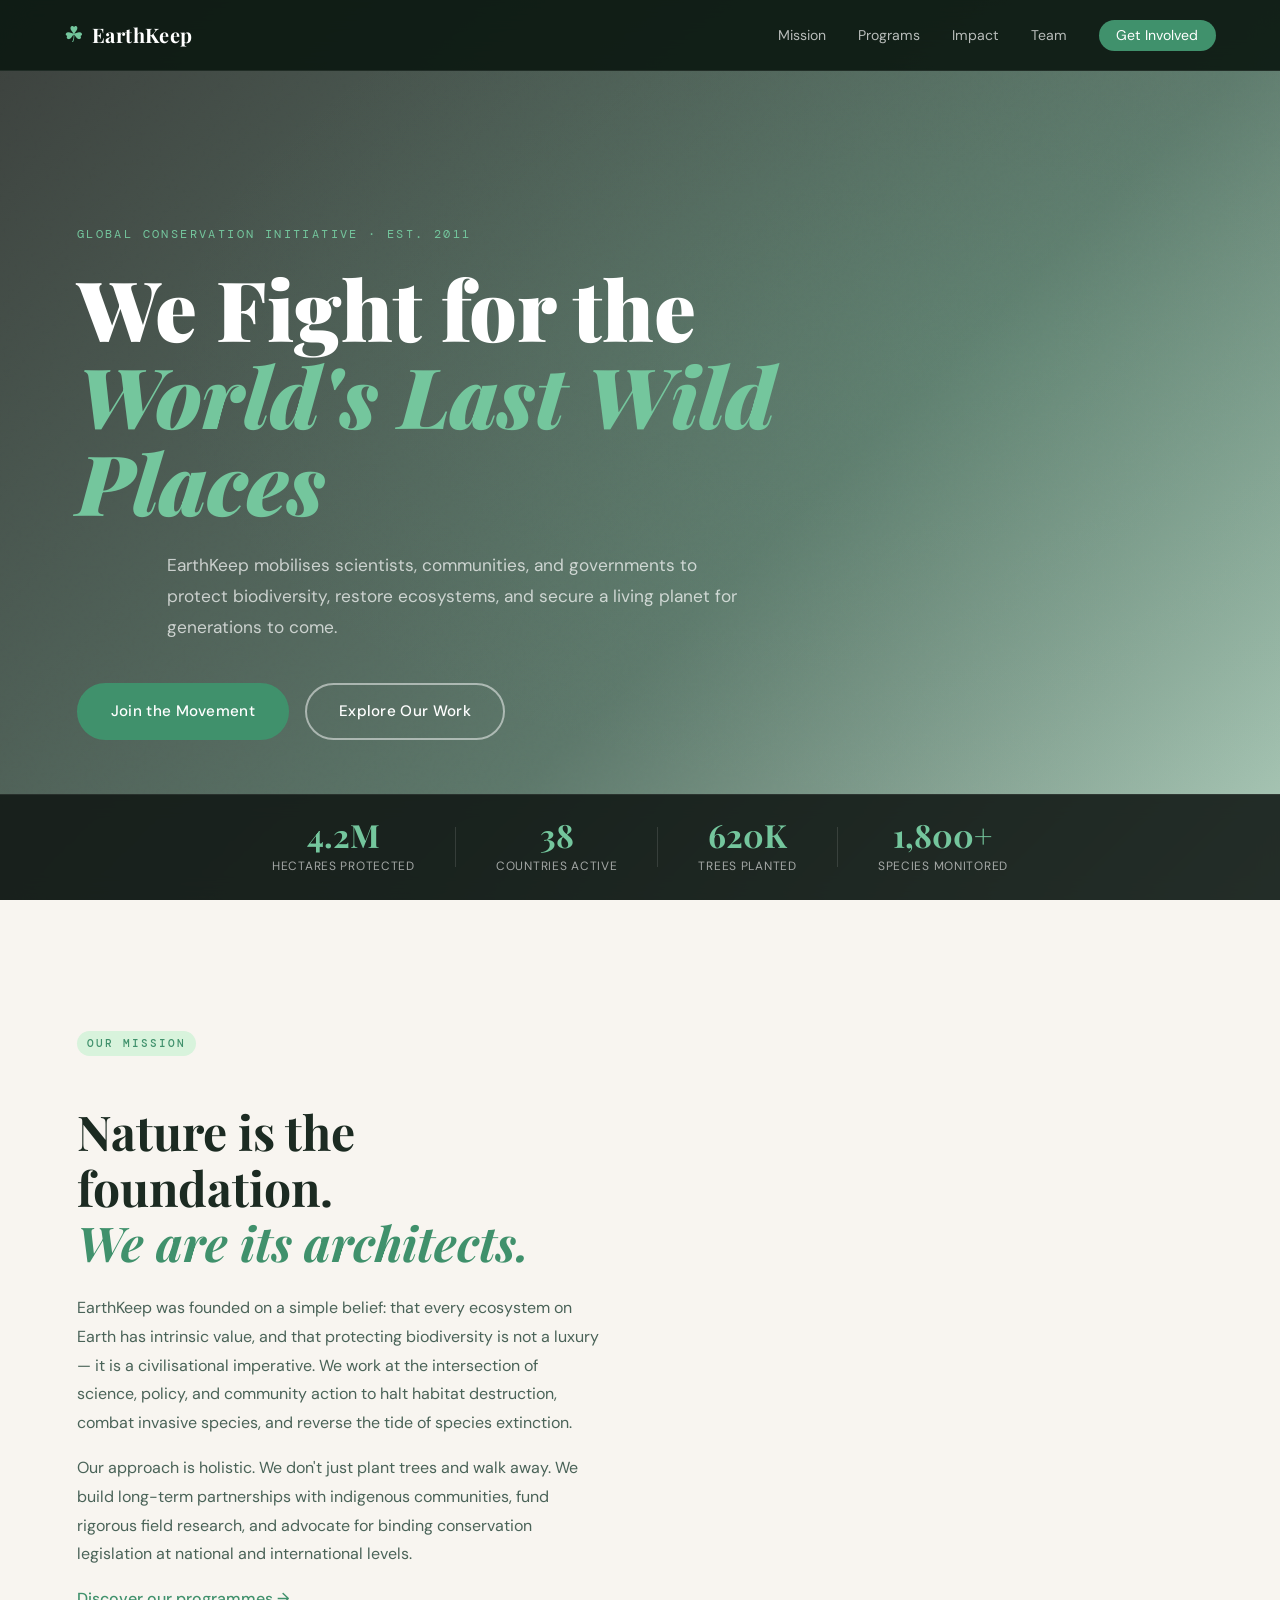
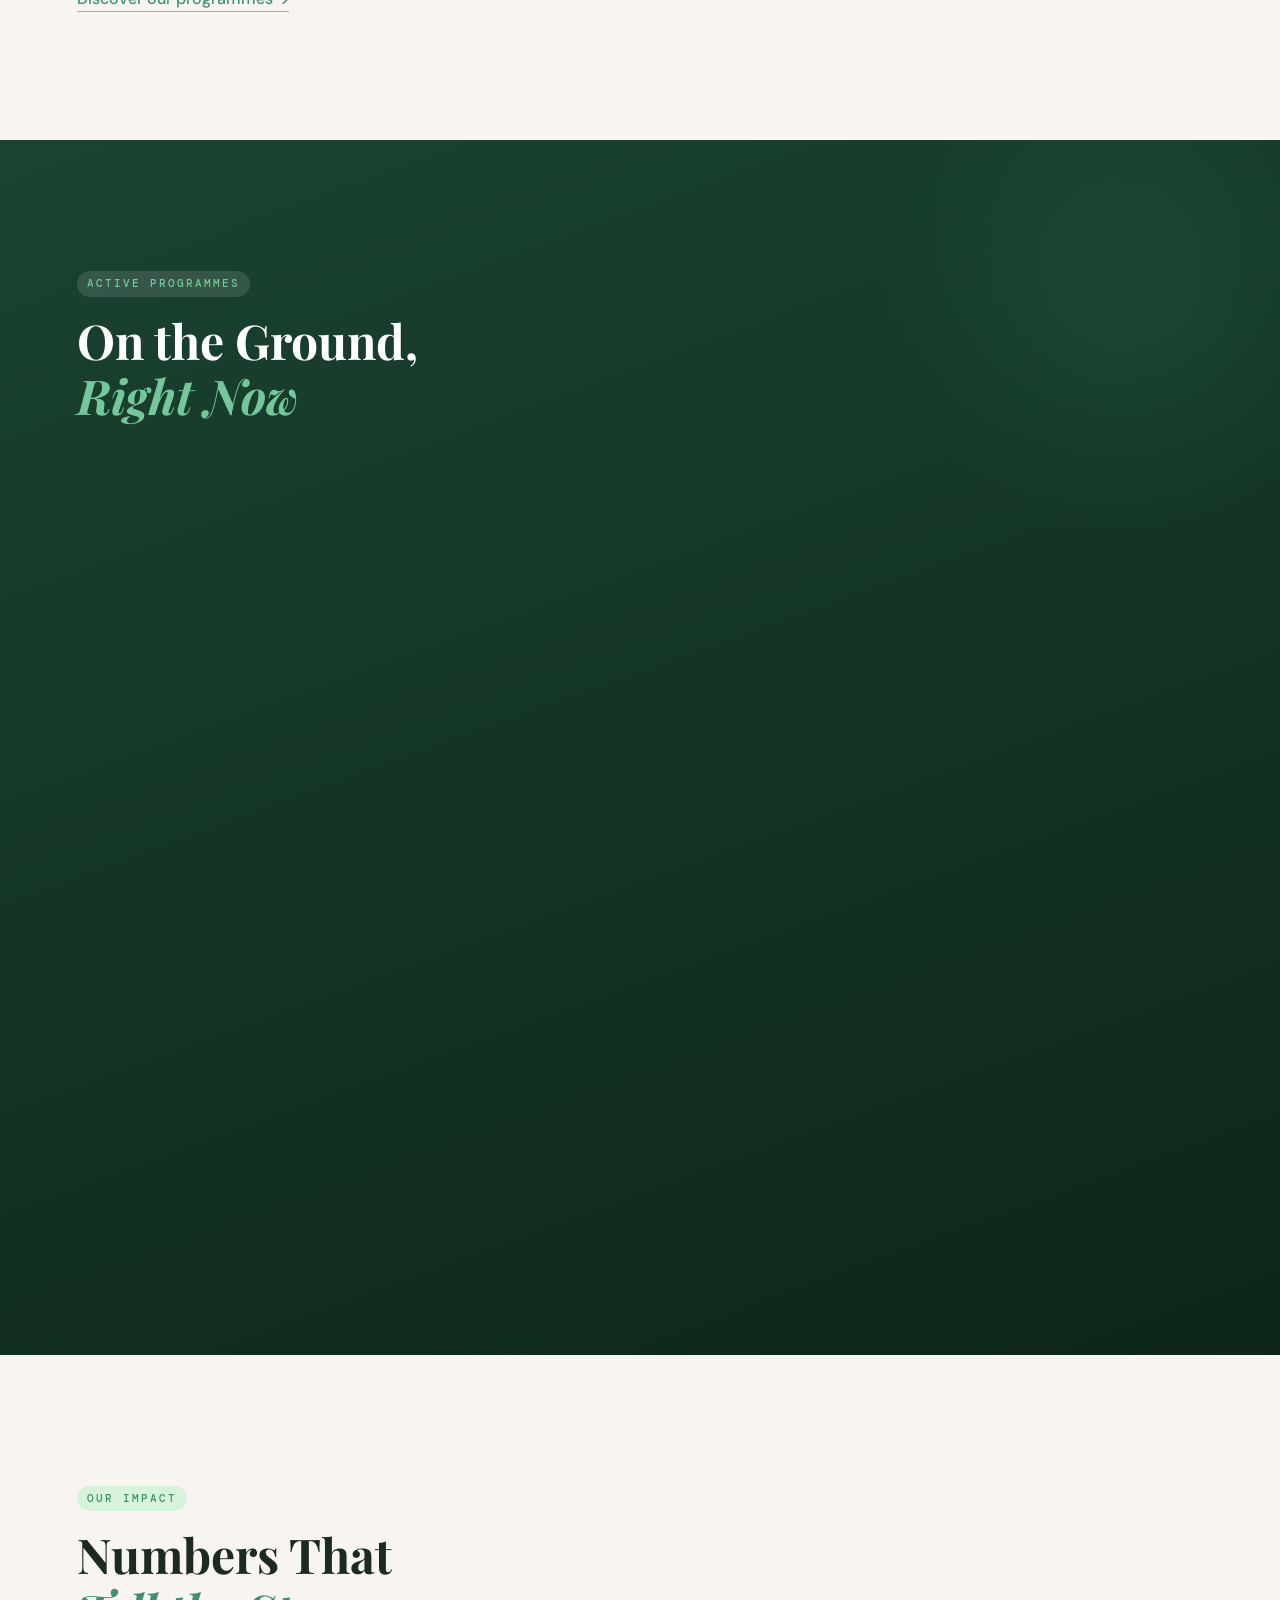
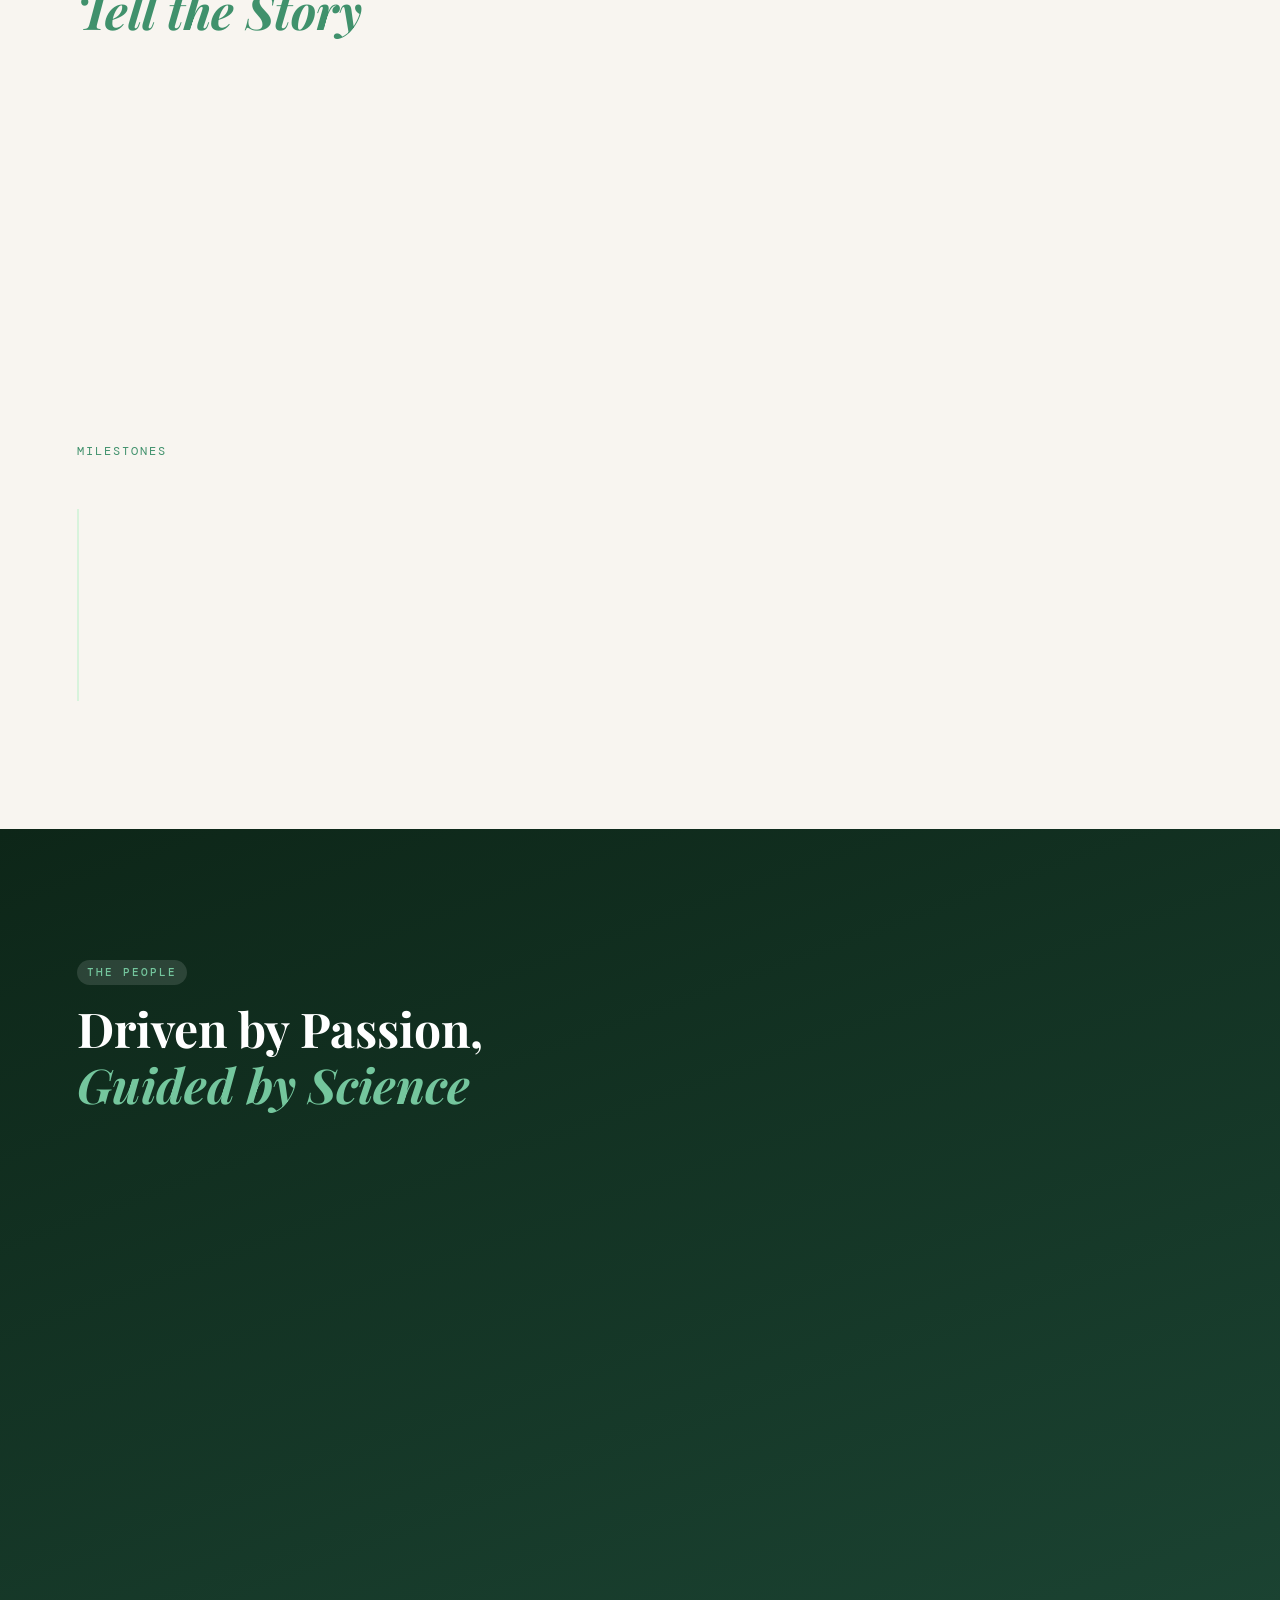
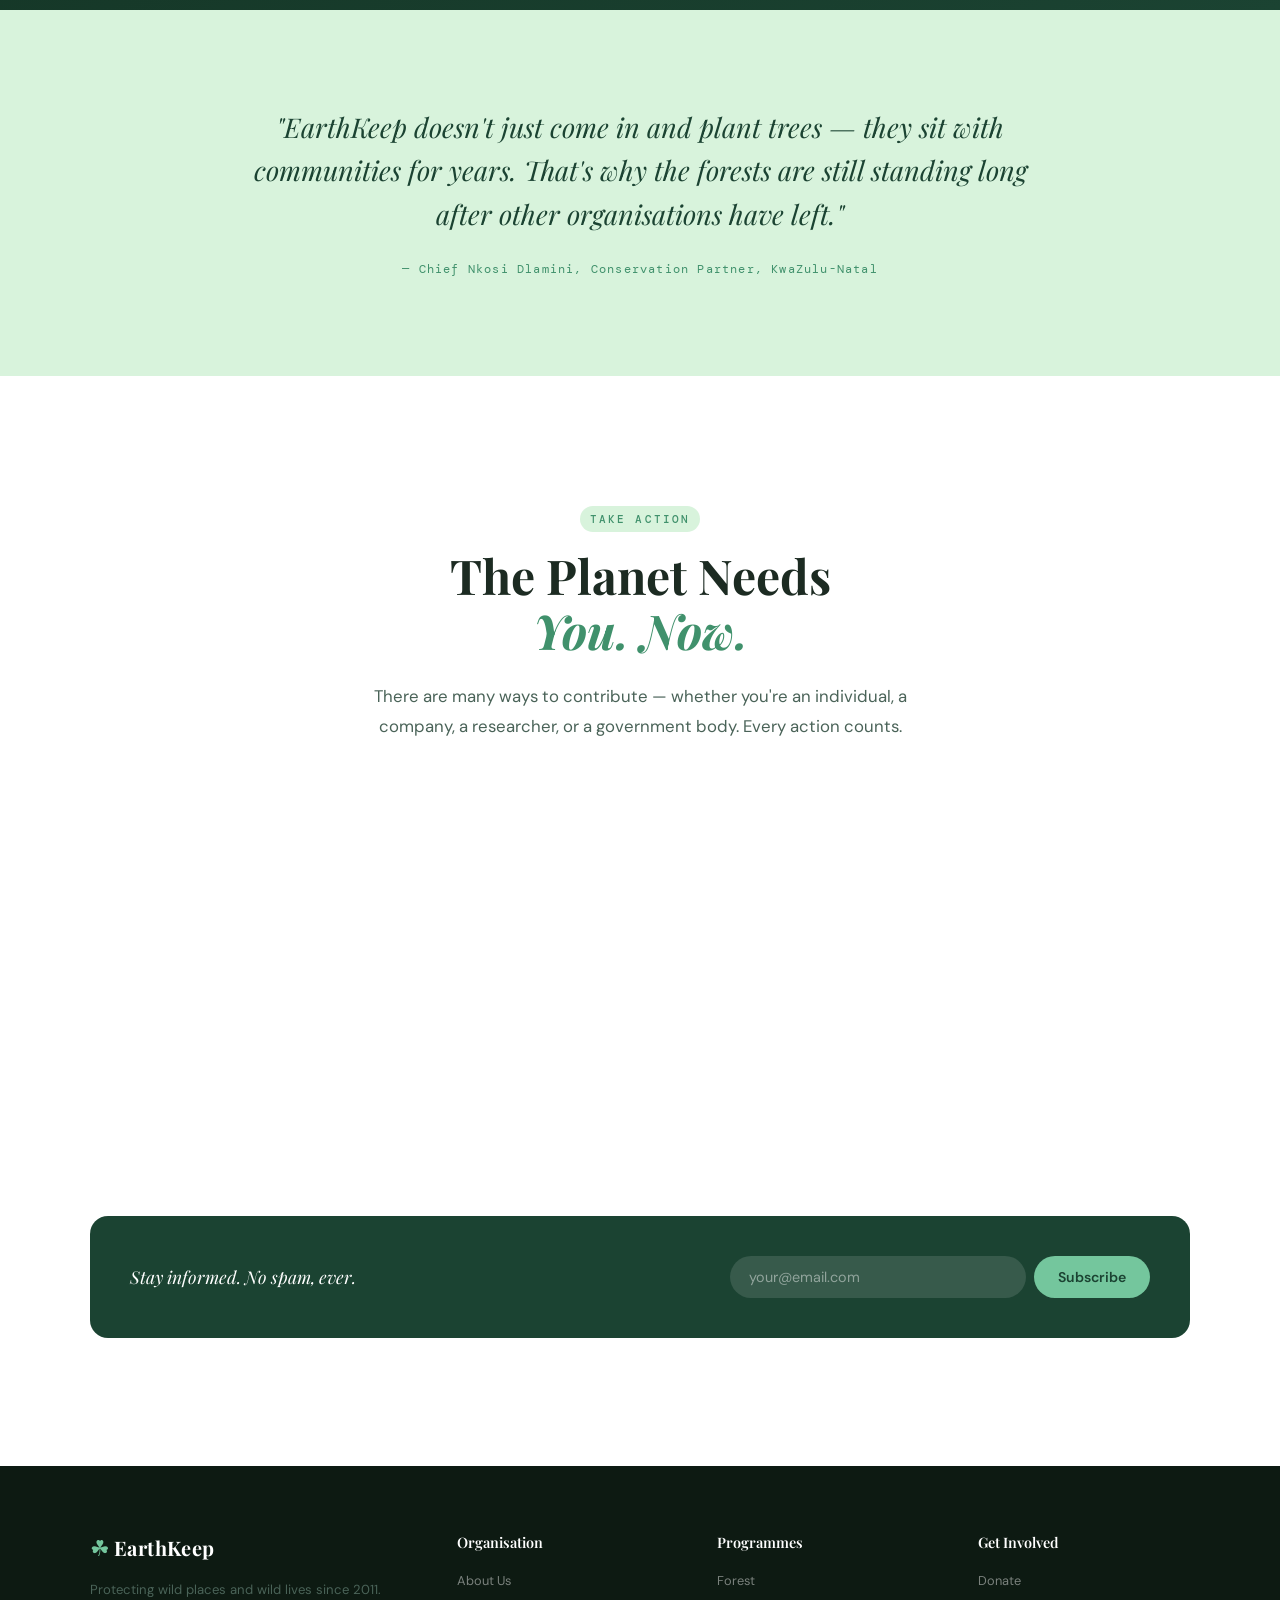
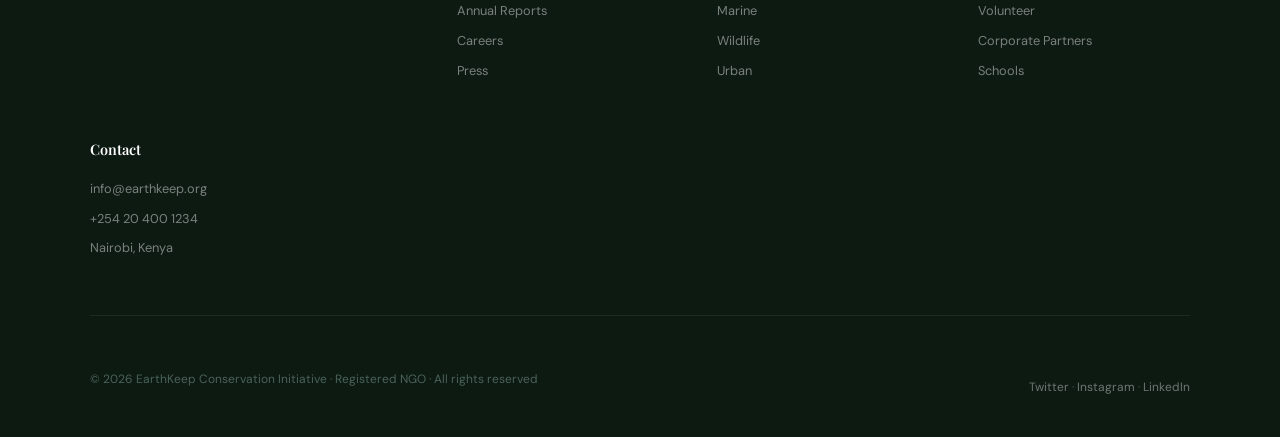
<file: index.html>
<!DOCTYPE html>
<html lang="en">
<head>
  <meta charset="UTF-8" />
  <meta name="viewport" content="width=device-width, initial-scale=1.0" />
  <title>EarthKeep — Conservation in Action</title>
  <link rel="stylesheet" href="styles.css" />
  <link href="https://fonts.googleapis.com/css2?family=Playfair+Display:ital,wght@0,400;0,700;0,900;1,400;1,700&family=DM+Sans:wght@300;400;500&family=DM+Mono:wght@400;500&display=swap" rel="stylesheet" />
</head>
<body>

  <!-- NAV -->
  <nav class="nav">
    <div class="nav-logo">
      <span class="logo-leaf">&#9752;</span>
      <span class="logo-text">EarthKeep</span>
    </div>
    <ul class="nav-links">
      <li><a href="#mission">Mission</a></li>
      <li><a href="#programs">Programs</a></li>
      <li><a href="impact.html">Impact</a></li>
      <li><a href="team.html">Team</a></li>
      <li><a href="#join" class="nav-cta">Get Involved</a></li>
    </ul>
    <button class="hamburger" onclick="toggleMenu()">&#9776;</button>
  </nav>

  <!-- HERO -->
<section class="hero">
    <div class="hero-bg-overlay"></div>
    <div class="noise-overlay"></div>
    <div class="hero-content">
        <p class="hero-eyebrow">Global Conservation Initiative · Est. 2011</p>
        <h1 class="hero-title">
            We Fight for the<br />
            <em>World's Last Wild Places</em>
        </h1>
        <p class="hero-sub">
            EarthKeep mobilises scientists, communities, and governments to protect biodiversity,
            restore ecosystems, and secure a living planet for generations to come.
        </p>
        <div class="hero-actions">
            <a href="#join" class="btn btn-primary">Join the Movement</a>
            <a href="#programs" class="btn btn-ghost">Explore Our Work</a>
        </div>
    </div>
    <div class="hero-stats-bar">
        <div class="stat">
            <span class="stat-num">4.2M</span>
            <span class="stat-label">Hectares Protected</span>
        </div>
        <div class="stat-divider"></div>
        <div class="stat">
            <span class="stat-num">38</span>
            <span class="stat-label">Countries Active</span>
        </div>
        <div class="stat-divider"></div>
        <div class="stat">
            <span class="stat-num">620K</span>
            <span class="stat-label">Trees Planted</span>
        </div>
        <div class="stat-divider"></div>
        <div class="stat">
            <span class="stat-num">1,800+</span>
            <span class="stat-label">Species Monitored</span>
        </div>
    </div>
</section>

  <!-- MISSION -->
  <section class="mission" id="mission">
    <div class="mission-inner">
      <div class="section-tag">Our Mission</div>
      <div class="mission-split">
        <div class="mission-text">
          <h2 class="section-title">Nature is the foundation.<br /><em>We are its architects.</em></h2>
          <p>
            EarthKeep was founded on a simple belief: that every ecosystem on Earth has intrinsic value, 
            and that protecting biodiversity is not a luxury — it is a civilisational imperative. 
            We work at the intersection of science, policy, and community action to halt habitat destruction, 
            combat invasive species, and reverse the tide of species extinction.
          </p>
          <p>
            Our approach is holistic. We don't just plant trees and walk away. We build long-term partnerships 
            with indigenous communities, fund rigorous field research, and advocate for binding conservation 
            legislation at national and international levels.
          </p>
          <a href="#programs" class="text-link">Discover our programmes →</a>
        </div>
        <div class="mission-visual">
          <div class="eco-card">
            <div class="eco-icon">🌿</div>
            <h4>Ecosystem Restoration</h4>
            <p>Rehabilitating degraded forests, wetlands, and grasslands through science-led interventions.</p>
          </div>
          <div class="eco-card">
            <div class="eco-icon">🦁</div>
            <h4>Wildlife Protection</h4>
            <p>Anti-poaching operations and habitat corridors safeguarding endangered megafauna and keystone species.</p>
          </div>
          <div class="eco-card">
            <div class="eco-icon">🌊</div>
            <h4>Marine Conservation</h4>
            <p>Establishing Marine Protected Areas and supporting sustainable fishing practices in coastal communities.</p>
          </div>
          <div class="eco-card">
            <div class="eco-icon">🧬</div>
            <h4>Biodiversity Research</h4>
            <p>Field studies, genetic tracking, and satellite monitoring to understand species at risk.</p>
          </div>
        </div>
      </div>
    </div>
  </section>

  <!-- PROGRAMS -->
  <section class="programs" id="programs">
    <div class="programs-inner">
      <div class="section-tag light">Active Programmes</div>
      <h2 class="section-title light">On the Ground,<br /><em>Right Now</em></h2>
      <div class="programs-grid">
        <div class="program-card large">
          <div class="program-badge">Flagship</div>
          <h3>The Great Rift Restoration</h3>
          <p class="program-meta">East Africa · 2019 – Present</p>
          <p>Working across Kenya, Tanzania, and Uganda to restore over 200,000 hectares of savannah woodland, 
          reintroduce native grasses, and support pastoral communities in sustainable land management.</p>
          <div class="program-tags">
            <span>Savannah</span><span>Community-led</span><span>Carbon Credits</span>
          </div>
        </div>
        <div class="program-card">
          <h3>Amazon Canopy Watch</h3>
          <p class="program-meta">South America · 2015 – Present</p>
          <p>Real-time satellite monitoring of deforestation fronts and rapid-response legal interventions in partnership with Brazilian environmental agencies.</p>
          <div class="program-tags"><span>Rainforest</span><span>Remote Sensing</span></div>
        </div>
        <div class="program-card">
          <h3>Coral Triangle Initiative</h3>
          <p class="program-meta">Southeast Asia · 2017 – Present</p>
          <p>Reef restoration, bleaching monitoring, and community-run no-take zones across six island nations — protecting 30% of the world's coral reefs.</p>
          <div class="program-tags"><span>Marine</span><span>Reef Restoration</span></div>
        </div>
        <div class="program-card">
          <h3>Northern Boreal Shield</h3>
          <p class="program-meta">Canada & Scandinavia · 2021 – Present</p>
          <p>Protecting intact boreal forests — the world's largest land carbon sink — from industrial logging through legal designation and indigenous stewardship agreements.</p>
          <div class="program-tags"><span>Boreal</span><span>Carbon Sink</span></div>
        </div>
        <div class="program-card">
          <h3>Urban Rewilding Labs</h3>
          <p class="program-meta">Global Cities · 2022 – Present</p>
          <p>Transforming urban spaces into functional wildlife habitats — pollinator corridors, native plantings, and urban wetlands — in partnership with 14 city governments.</p>
          <div class="program-tags"><span>Urban</span><span>Pollinators</span></div>
        </div>
      </div>
    </div>
  </section>

  <!-- IMPACT -->
  <section class="impact" id="impact">
    <div class="impact-inner">
      <div class="section-tag">Our Impact</div>
      <h2 class="section-title">Numbers That<br /><em>Tell the Story</em></h2>
      <div class="impact-grid">
        <div class="impact-item">
          <div class="impact-circle">
            <span class="impact-big">87%</span>
          </div>
          <p>of our restored sites show measurable increase in native species populations within 5 years</p>
        </div>
        <div class="impact-item">
          <div class="impact-circle amber">
            <span class="impact-big">3.1M</span>
          </div>
          <p>tonnes of CO₂ sequestered annually through our forest and wetland programmes</p>
        </div>
        <div class="impact-item">
          <div class="impact-circle teal">
            <span class="impact-big">$240M</span>
          </div>
          <p>in conservation financing mobilised from governments, philanthropies, and carbon markets</p>
        </div>
      </div>

      <!-- Timeline -->
      <div class="timeline">
        <div class="timeline-title">Milestones</div>
        <div class="timeline-track">
          <div class="tl-item">
            <div class="tl-dot"></div>
            <div class="tl-year">2011</div>
            <div class="tl-desc">EarthKeep founded in Nairobi with a team of 12 conservationists and a mandate to protect East African ecosystems.</div>
          </div>
          <div class="tl-item">
            <div class="tl-dot"></div>
            <div class="tl-year">2014</div>
            <div class="tl-desc">First Marine Protected Area established in the Lamu Archipelago, Kenya — protecting 45,000 sq km of ocean.</div>
          </div>
          <div class="tl-item">
            <div class="tl-dot"></div>
            <div class="tl-year">2017</div>
            <div class="tl-desc">Expanded to 20 countries; launched the Global Species Monitoring Network with 140 partner universities.</div>
          </div>
          <div class="tl-item">
            <div class="tl-dot"></div>
            <div class="tl-year">2020</div>
            <div class="tl-desc">Landmark 1 million hectares protected milestone. Received UN Environment Programme Award for Excellence.</div>
          </div>
          <div class="tl-item">
            <div class="tl-dot"></div>
            <div class="tl-year">2024</div>
            <div class="tl-desc">Partnered with 38 national governments on the Global Biodiversity Framework implementation strategy.</div>
          </div>
        </div>
      </div>
    </div>
  </section>

  <!-- TEAM -->
  <section class="team" id="team">
    <div class="team-inner">
      <div class="section-tag light">The People</div>
      <h2 class="section-title light">Driven by Passion,<br /><em>Guided by Science</em></h2>
      <div class="team-grid">
        <div class="team-card">
          <div class="team-avatar" style="background: #2d6a4f;">AO</div>
          <h4>Dr. Amara Osei</h4>
          <p class="team-role">Executive Director</p>
          <p class="team-bio">Wildlife ecologist with 20+ years in African savannah conservation. Former IUCN Species Survival Commission chair.</p>
        </div>
        <div class="team-card">
          <div class="team-avatar" style="background: #1b4332;">LR</div>
          <h4>Luisa Restrepo</h4>
          <p class="team-role">Director of Forest Programmes</p>
          <p class="team-bio">Environmental lawyer and forest campaigner who led landmark legal victories protecting 800,000 ha of Colombian cloud forest.</p>
        </div>
        <div class="team-card">
          <div class="team-avatar" style="background: #40916c;">KT</div>
          <h4>Dr. Kenji Tanaka</h4>
          <p class="team-role">Chief Science Officer</p>
          <p class="team-bio">Marine biologist and reef ecologist. Architect of the Coral Triangle Initiative and author of 60+ peer-reviewed papers.</p>
        </div>
        <div class="team-card">
          <div class="team-avatar" style="background: #52b788;">FM</div>
          <h4>Fatima Moussa</h4>
          <p class="team-role">Community Engagement Lead</p>
          <p class="team-bio">Specialist in indigenous-led conservation models across the Sahel. Speaks six languages and works with 80+ community groups.</p>
        </div>
      </div>
    </div>
  </section>

  <!-- TESTIMONIALS -->
  <section class="quotes">
    <div class="quotes-inner">
      <blockquote class="featured-quote">
        "EarthKeep doesn't just come in and plant trees — they sit with communities for years. 
        That's why the forests are still standing long after other organisations have left."
        <cite>— Chief Nkosi Dlamini, Conservation Partner, KwaZulu-Natal</cite>
      </blockquote>
    </div>
  </section>

  <!-- JOIN -->
  <section class="join" id="join">
    <div class="join-inner">
      <div class="section-tag">Take Action</div>
      <h2 class="section-title">The Planet Needs<br /><em>You. Now.</em></h2>
      <p class="join-sub">There are many ways to contribute — whether you're an individual, a company, a researcher, or a government body. Every action counts.</p>
      <div class="join-cards">
        <div class="join-option">
          <div class="join-icon">💚</div>
          <h4>Donate</h4>
          <p>Fund field programmes directly. 91% of donations reach the ground. Monthly giving amplifies your impact.</p>
          <a href="#" class="btn btn-primary small">Give Today</a>
        </div>
        <div class="join-option highlight">
          <div class="join-icon">🌱</div>
          <h4>Volunteer</h4>
          <p>Join a field expedition, contribute skills remotely, or organise a local chapter. No experience necessary — just commitment.</p>
          <a href="#" class="btn btn-primary small">Apply Now</a>
        </div>
        <div class="join-option">
          <div class="join-icon">🤝</div>
          <h4>Partner</h4>
          <p>Corporations, foundations, and institutions — let's build a conservation strategy that aligns with your values and amplifies your ESG commitments.</p>
          <a href="#" class="btn btn-outline small">Learn More</a>
        </div>
      </div>

      <!-- Newsletter -->
      <div class="newsletter">
        <p class="newsletter-label">Stay informed. No spam, ever.</p>
        <div class="newsletter-form">
          <input type="email" placeholder="your@email.com" />
          <button type="button">Subscribe</button>
        </div>
      </div>
    </div>
  </section>

  <!-- FOOTER -->
  <footer class="footer">
    <div class="footer-inner">
      <div class="footer-brand">
        <span class="logo-leaf">&#9752;</span>
        <span class="logo-text">EarthKeep</span>
        <p>Protecting wild places and wild lives since 2011.</p>
      </div>
      <div class="footer-links">
        <div class="footer-col">
          <h5>Organisation</h5>
          <a href="#">About Us</a>
          <a href="#">Annual Reports</a>
          <a href="#">Careers</a>
          <a href="#">Press</a>
        </div>
        <div class="footer-col">
          <h5>Programmes</h5>
          <a href="#">Forest</a>
          <a href="#">Marine</a>
          <a href="#">Wildlife</a>
          <a href="#">Urban</a>
        </div>
        <div class="footer-col">
          <h5>Get Involved</h5>
          <a href="#">Donate</a>
          <a href="#">Volunteer</a>
          <a href="#">Corporate Partners</a>
          <a href="#">Schools</a>
        </div>
        <div class="footer-col">
          <h5>Contact</h5>
          <a href="#">info@earthkeep.org</a>
          <a href="#">+254 20 400 1234</a>
          <a href="#">Nairobi, Kenya</a>
        </div>
      </div>
    </div>
    <div class="footer-bottom">
      <p>© 2026 EarthKeep Conservation Initiative · Registered NGO · All rights reserved</p>
      <div class="footer-socials">
        <a href="#">Twitter</a> · <a href="#">Instagram</a> · <a href="#">LinkedIn</a>
      </div>
    </div>
  </footer>

  <script src="script.js"></script>
</body>
</html>
</file>
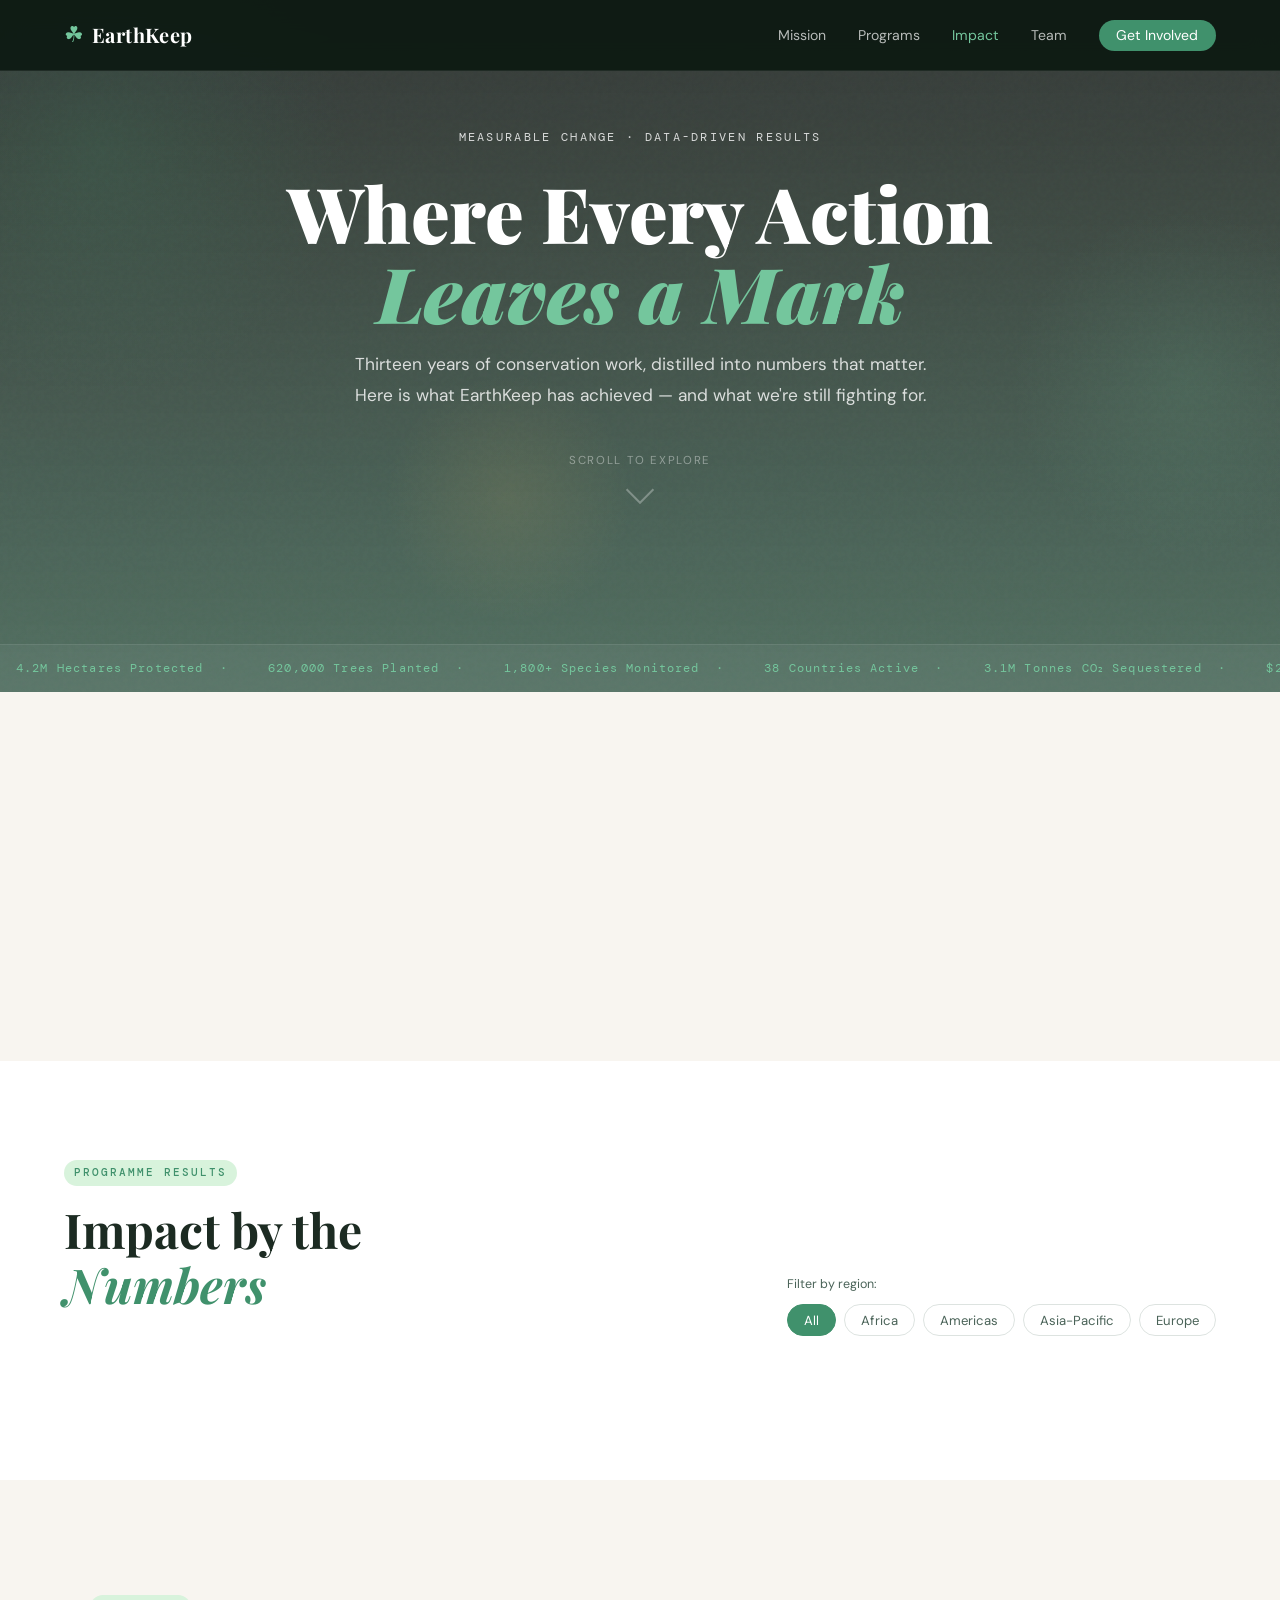
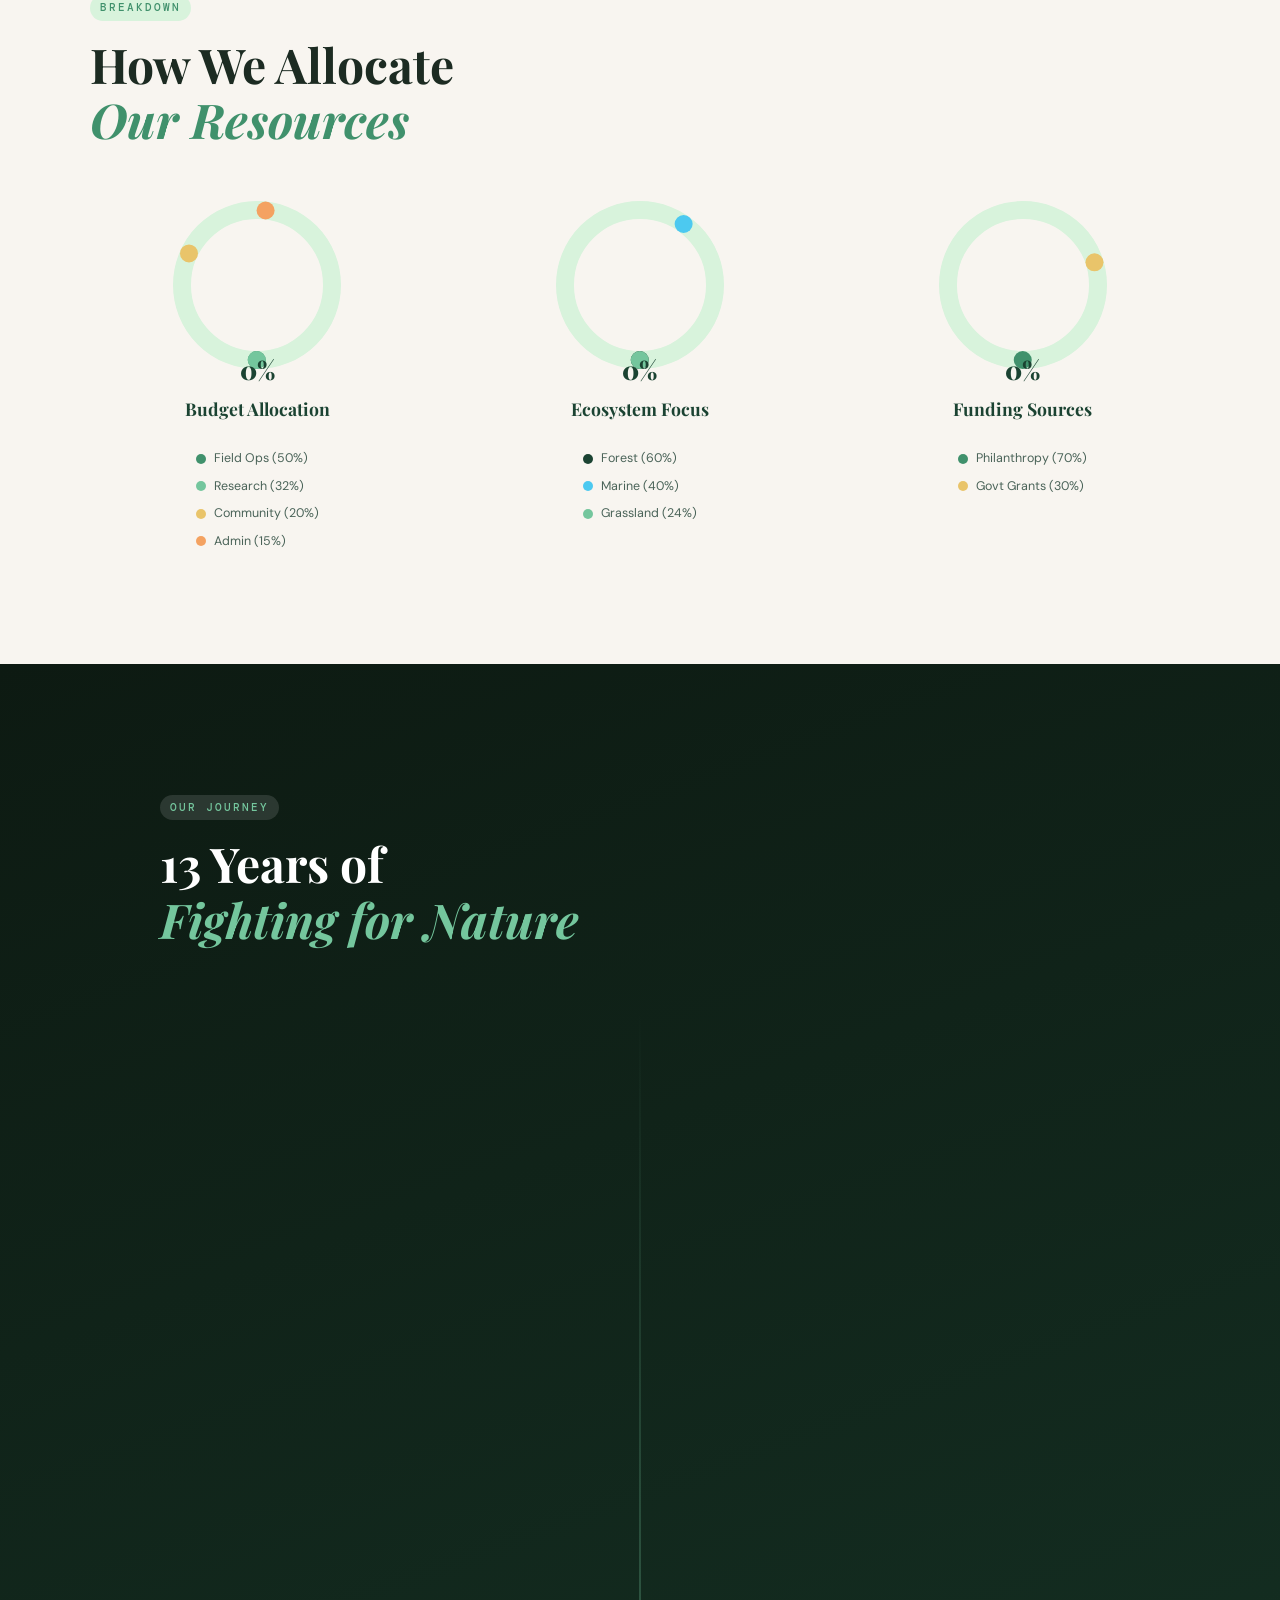
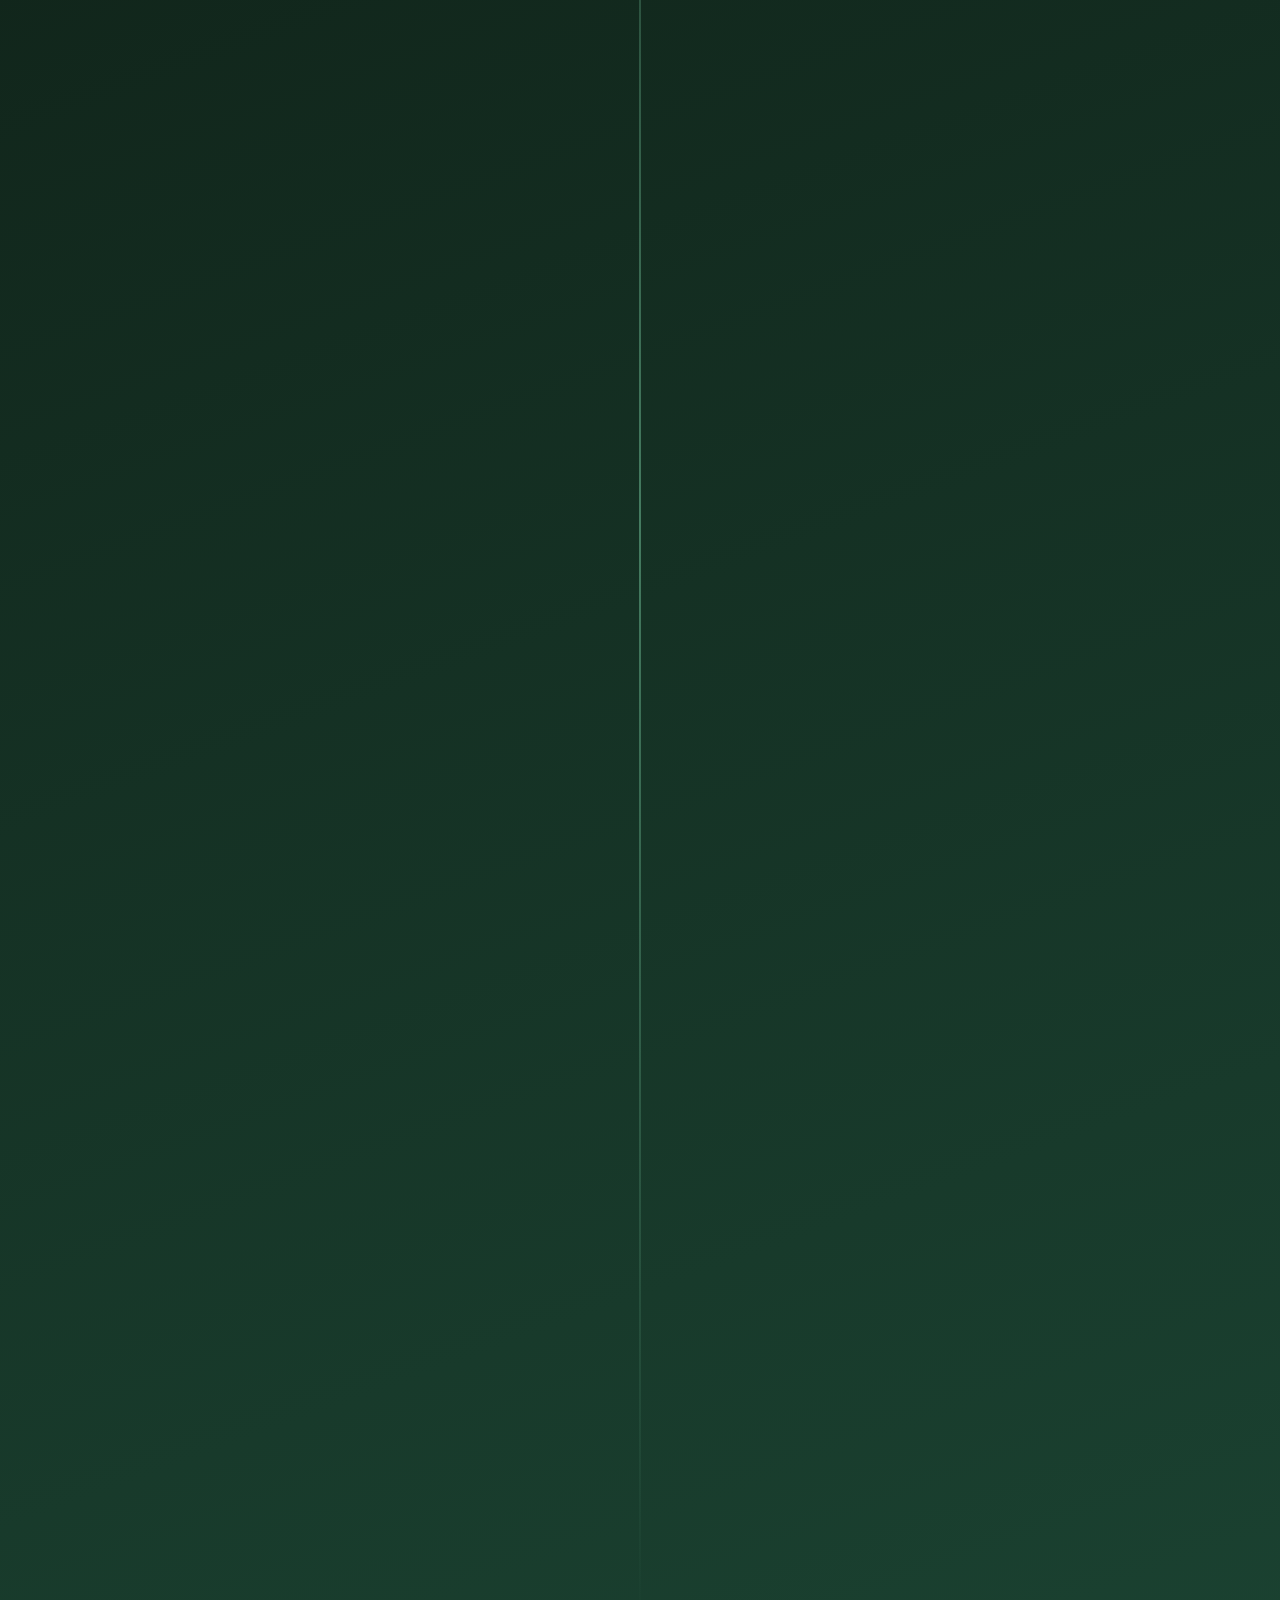
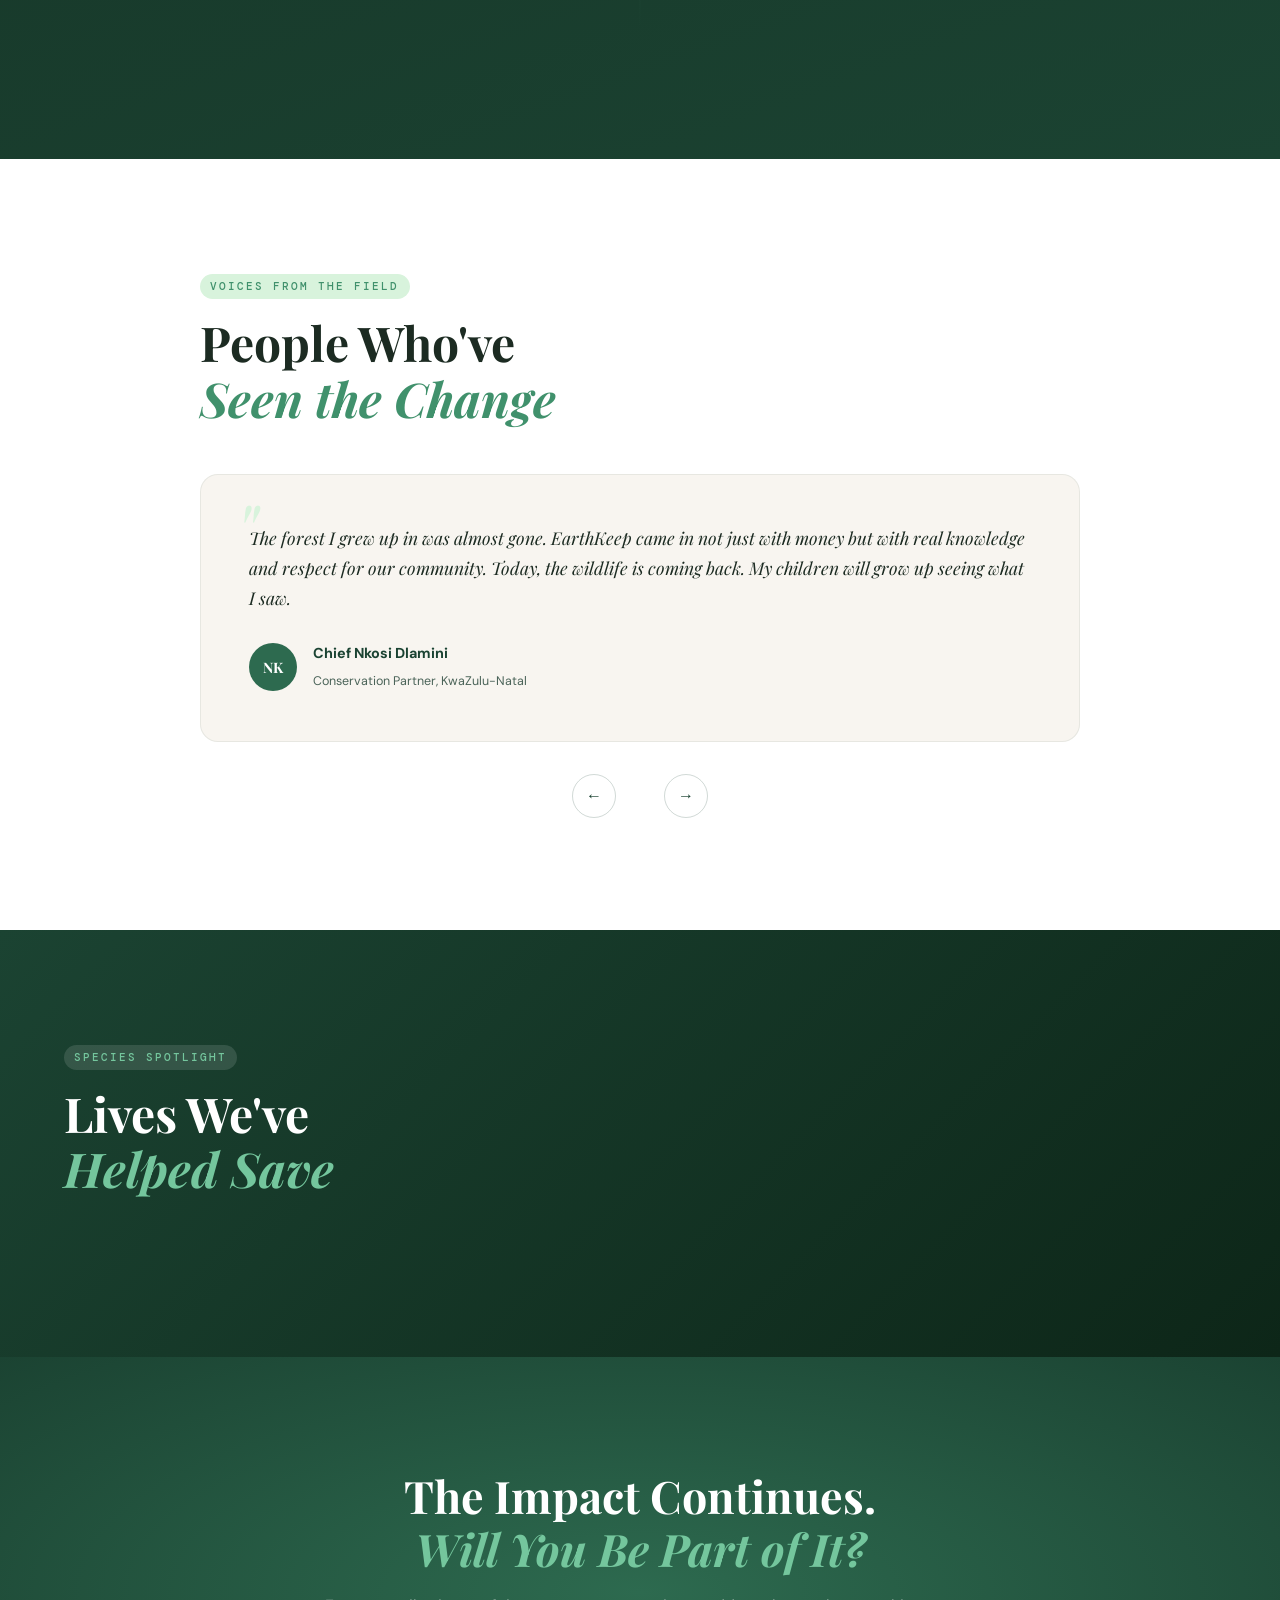
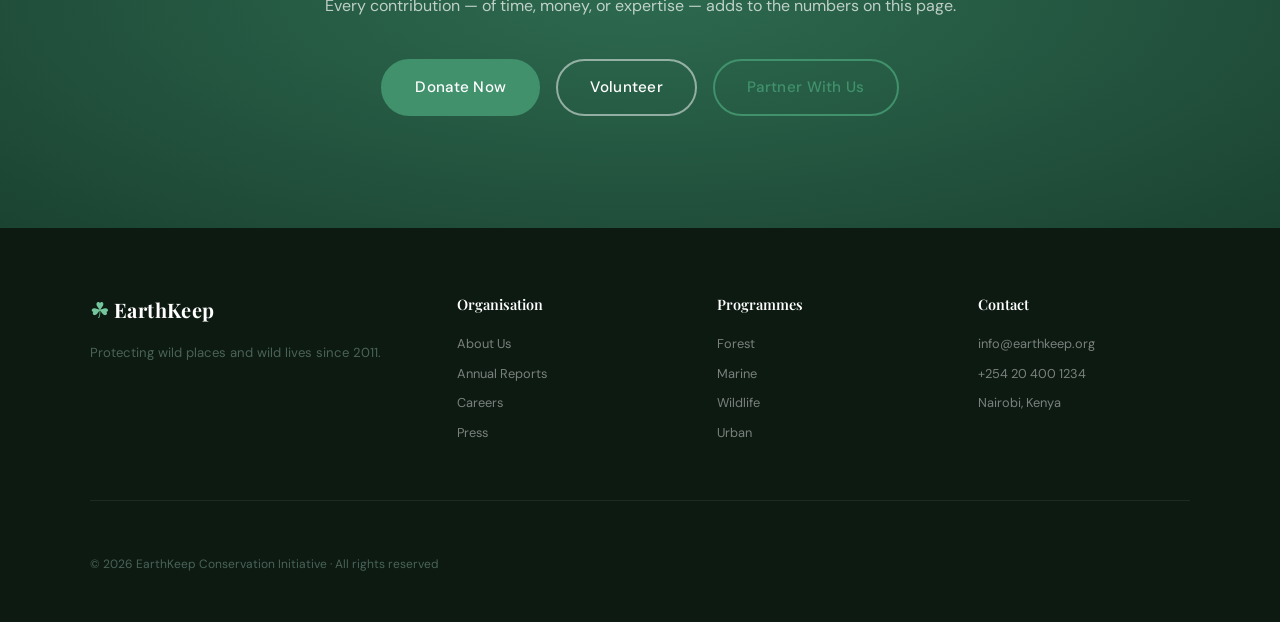
<file: impact.html>
<!DOCTYPE html>
<html lang="en">
<head>
  <meta charset="UTF-8" />
  <meta name="viewport" content="width=device-width, initial-scale=1.0"/>
  <title>Our Impact — EarthKeep</title>
  <link rel="stylesheet" href="styles.css" />
  <link href="https://fonts.googleapis.com/css2?family=Playfair+Display:ital,wght@0,400;0,700;0,900;1,400;1,700&family=DM+Sans:opsz,wght@9..40,300;9..40,400;9..40,500&family=DM+Mono:wght@400;500&display=swap" rel="stylesheet"/>
</head>
<body>

  <!-- NAV -->
  <nav class="nav">
    <a href="index.html" class="nav-logo">
      <span class="logo-leaf">&#9752;</span>
      <span class="logo-text">EarthKeep</span>
    </a>
    <ul class="nav-links">
      <li><a href="index.html#mission">Mission</a></li>
      <li><a href="index.html#programs">Programs</a></li>
      <li><a href="impact.html" class="active">Impact</a></li>
      <li><a href="team.html">Team</a></li>
      <li><a href="index.html#join" class="nav-cta">Get Involved</a></li>
    </ul>
  </nav>

  <!-- HERO BANNER -->
  <header class="impact-hero">
    <div class="hero-grain"></div>
    <div class="floating-orb orb1"></div>
    <div class="floating-orb orb2"></div>
    <div class="floating-orb orb3"></div>
    <div class="impact-hero-inner">
      <p class="eyebrow">Measurable Change · Data-Driven Results</p>
      <h1>Where Every Action<br/><em>Leaves a Mark</em></h1>
      <p class="hero-sub">Thirteen years of conservation work, distilled into numbers that matter. Here is what EarthKeep has achieved — and what we're still fighting for.</p>
      <div class="hero-scroll-hint">
        <span>Scroll to explore</span>
        <div class="scroll-arrow"></div>
      </div>
    </div>
    <div class="hero-ticker">
      <div class="ticker-track">
        <span>4.2M Hectares Protected &nbsp;·&nbsp;</span>
        <span>620,000 Trees Planted &nbsp;·&nbsp;</span>
        <span>1,800+ Species Monitored &nbsp;·&nbsp;</span>
        <span>38 Countries Active &nbsp;·&nbsp;</span>
        <span>3.1M Tonnes CO₂ Sequestered &nbsp;·&nbsp;</span>
        <span>$240M Financing Mobilised &nbsp;·&nbsp;</span>
        <span>87% Site Recovery Rate &nbsp;·&nbsp;</span>
        <span>4.2M Hectares Protected &nbsp;·&nbsp;</span>
        <span>620,000 Trees Planted &nbsp;·&nbsp;</span>
        <span>1,800+ Species Monitored &nbsp;·&nbsp;</span>
        <span>38 Countries Active &nbsp;·&nbsp;</span>
        <span>3.1M Tonnes CO₂ Sequestered &nbsp;·&nbsp;</span>
        <span>$240M Financing Mobilised &nbsp;·&nbsp;</span>
        <span>87% Site Recovery Rate &nbsp;·&nbsp;</span>
      </div>
    </div>
  </header>

  <!-- KPI STRIP -->
  <section class="kpi-strip">
    <div class="kpi-inner">
      <div class="kpi-card" data-count="4.2" data-suffix="M ha">
        <div class="kpi-icon">🛡️</div>
        <div class="kpi-number"><span class="count-target">4.2M ha</span></div>
        <div class="kpi-label">Land Protected</div>
        <div class="kpi-bar"><div class="kpi-fill" style="--pct:84%"></div></div>
      </div>
      <div class="kpi-card" data-count="620" data-suffix="K">
        <div class="kpi-icon">🌳</div>
        <div class="kpi-number"><span class="count-target">620K</span></div>
        <div class="kpi-label">Trees Planted</div>
        <div class="kpi-bar"><div class="kpi-fill" style="--pct:62%"></div></div>
      </div>
      <div class="kpi-card" data-count="38" data-suffix="">
        <div class="kpi-icon">🌍</div>
        <div class="kpi-number"><span class="count-target">38</span></div>
        <div class="kpi-label">Countries Active</div>
        <div class="kpi-bar"><div class="kpi-fill" style="--pct:38%"></div></div>
      </div>
      <div class="kpi-card" data-count="1800" data-suffix="+">
        <div class="kpi-icon">🦋</div>
        <div class="kpi-number"><span class="count-target">1,800+</span></div>
        <div class="kpi-label">Species Monitored</div>
        <div class="kpi-bar"><div class="kpi-fill" style="--pct:72%"></div></div>
      </div>
      <div class="kpi-card" data-count="3.1" data-suffix="M t">
        <div class="kpi-icon">💨</div>
        <div class="kpi-number"><span class="count-target">3.1M t</span></div>
        <div class="kpi-label">CO₂ Sequestered</div>
        <div class="kpi-bar"><div class="kpi-fill" style="--pct:78%"></div></div>
      </div>
      <div class="kpi-card" data-count="87" data-suffix="%">
        <div class="kpi-icon">📈</div>
        <div class="kpi-number"><span class="count-target">87%</span></div>
        <div class="kpi-label">Site Recovery Rate</div>
        <div class="kpi-bar"><div class="kpi-fill" style="--pct:87%"></div></div>
      </div>
    </div>
  </section>

  <!-- YEAR FILTER + RESULTS TABLE -->
  <section class="results-section">
    <div class="results-inner">
      <div class="results-header">
        <div>
          <div class="section-tag">Programme Results</div>
          <h2 class="section-title">Impact by the<br/><em>Numbers</em></h2>
        </div>
        <div class="filter-group">
          <span class="filter-label">Filter by region:</span>
          <div class="filter-btns">
            <button class="filter-btn active" data-filter="all">All</button>
            <button class="filter-btn" data-filter="africa">Africa</button>
            <button class="filter-btn" data-filter="americas">Americas</button>
            <button class="filter-btn" data-filter="asia">Asia-Pacific</button>
            <button class="filter-btn" data-filter="europe">Europe</button>
          </div>
        </div>
      </div>

      <div class="results-grid" id="resultsGrid">
        <!-- Cards injected by JS -->
      </div>
    </div>
  </section>

  <!-- ANIMATED DONUT CHARTS -->
  <section class="charts-section">
    <div class="charts-inner">
      <div class="section-tag">Breakdown</div>
      <h2 class="section-title">How We Allocate<br/><em>Our Resources</em></h2>
      <div class="charts-row">
        <div class="chart-wrap">
          <svg class="donut" viewBox="0 0 120 120">
            <circle class="donut-bg" cx="60" cy="60" r="50"/>
            <circle class="donut-seg seg1" cx="60" cy="60" r="50" stroke-dasharray="157 157" stroke-dashoffset="157"/>
            <circle class="donut-seg seg2" cx="60" cy="60" r="50" stroke-dasharray="100 314" stroke-dashoffset="157"/>
            <circle class="donut-seg seg3" cx="60" cy="60" r="50" stroke-dasharray="62.8 314" stroke-dashoffset="57"/>
            <circle class="donut-seg seg4" cx="60" cy="60" r="50" stroke-dasharray="47 314" stroke-dashoffset="-5.8"/>
          </svg>
          <div class="donut-center"><span id="donutPct1">0</span>%</div>
          <h4>Budget Allocation</h4>
          <div class="legend">
            <div class="legend-item"><span class="dot d1"></span>Field Ops (50%)</div>
            <div class="legend-item"><span class="dot d2"></span>Research (32%)</div>
            <div class="legend-item"><span class="dot d3"></span>Community (20%)</div>
            <div class="legend-item"><span class="dot d4"></span>Admin (15%)</div>
          </div>
        </div>

        <div class="chart-wrap">
          <svg class="donut" viewBox="0 0 120 120">
            <circle class="donut-bg" cx="60" cy="60" r="50"/>
            <circle class="donut-seg seg5" cx="60" cy="60" r="50" stroke-dasharray="188 314" stroke-dashoffset="157"/>
            <circle class="donut-seg seg6" cx="60" cy="60" r="50" stroke-dasharray="126 314" stroke-dashoffset="-31"/>
            <circle class="donut-seg seg7" cx="60" cy="60" r="50" stroke-dasharray="75 314" stroke-dashoffset="-157"/>
          </svg>
          <div class="donut-center"><span id="donutPct2">0</span>%</div>
          <h4>Ecosystem Focus</h4>
          <div class="legend">
            <div class="legend-item"><span class="dot d5"></span>Forest (60%)</div>
            <div class="legend-item"><span class="dot d6"></span>Marine (40%)</div>
            <div class="legend-item"><span class="dot d7"></span>Grassland (24%)</div>
          </div>
        </div>

        <div class="chart-wrap">
          <svg class="donut" viewBox="0 0 120 120">
            <circle class="donut-bg" cx="60" cy="60" r="50"/>
            <circle class="donut-seg seg8" cx="60" cy="60" r="50" stroke-dasharray="220 314" stroke-dashoffset="157"/>
            <circle class="donut-seg seg9" cx="60" cy="60" r="50" stroke-dasharray="94 314" stroke-dashoffset="-63"/>
          </svg>
          <div class="donut-center"><span id="donutPct3">0</span>%</div>
          <h4>Funding Sources</h4>
          <div class="legend">
            <div class="legend-item"><span class="dot d8"></span>Philanthropy (70%)</div>
            <div class="legend-item"><span class="dot d9"></span>Govt Grants (30%)</div>
          </div>
        </div>
      </div>
    </div>
  </section>

  <!-- TIMELINE -->
  <section class="timeline-section">
    <div class="timeline-inner">
      <div class="section-tag light">Our Journey</div>
      <h2 class="section-title light">13 Years of<br/><em>Fighting for Nature</em></h2>
      <div class="tl-wrapper">
        <div class="tl-spine"></div>
        <div class="tl-events">
          <div class="tl-event left reveal">
            <div class="tl-bubble">
              <div class="tl-year-badge">2011</div>
              <h4>Founded in Nairobi</h4>
              <p>Twelve conservationists. One mandate. EarthKeep launches with a $1.2M seed grant and a focus on East African savannahs.</p>
              <div class="tl-chip">🇰🇪 East Africa</div>
            </div>
          </div>
          <div class="tl-event right reveal">
            <div class="tl-bubble">
              <div class="tl-year-badge">2013</div>
              <h4>First 100K Hectares</h4>
              <p>Milestone: 100,000 hectares of Kenyan bush gazetted as protected land in partnership with the Kenya Wildlife Service.</p>
              <div class="tl-chip">🛡️ Land Protection</div>
            </div>
          </div>
          <div class="tl-event left reveal">
            <div class="tl-bubble">
              <div class="tl-year-badge">2015</div>
              <h4>Amazon Canopy Watch Launches</h4>
              <p>Our first international programme deploys satellite monitoring across 800,000 km² of Brazilian Amazon in real-time.</p>
              <div class="tl-chip">🌿 South America</div>
            </div>
          </div>
          <div class="tl-event right reveal">
            <div class="tl-bubble">
              <div class="tl-year-badge">2017</div>
              <h4>Coral Triangle Initiative</h4>
              <p>Partnership with six Southeast Asian nations establishes the world's largest coral reef monitoring network covering 30% of global reefs.</p>
              <div class="tl-chip">🌊 Marine</div>
            </div>
          </div>
          <div class="tl-event left reveal">
            <div class="tl-bubble">
              <div class="tl-year-badge">2019</div>
              <h4>Great Rift Restoration</h4>
              <p>Flagship restoration programme begins across Kenya, Tanzania, and Uganda targeting 200,000+ hectares of savannah woodland.</p>
              <div class="tl-chip">🦁 Wildlife</div>
            </div>
          </div>
          <div class="tl-event right reveal">
            <div class="tl-bubble">
              <div class="tl-year-badge">2020</div>
              <h4>1 Million Hectares Milestone</h4>
              <p>EarthKeep reaches one million protected hectares. Receives the UN Environment Programme Award for Excellence in Conservation.</p>
              <div class="tl-chip">🏆 Award</div>
            </div>
          </div>
          <div class="tl-event left reveal">
            <div class="tl-bubble">
              <div class="tl-year-badge">2022</div>
              <h4>Urban Rewilding Labs</h4>
              <p>Expansion into urban conservation — 14 city governments signed on to transform urban grey space into functional wildlife corridors.</p>
              <div class="tl-chip">🏙️ Urban</div>
            </div>
          </div>
          <div class="tl-event right reveal">
            <div class="tl-bubble tl-bubble-current">
              <div class="tl-year-badge current">2026</div>
              <h4>38 Nations, 4.2M Hectares</h4>
              <p>Today. Over 4.2 million hectares protected across 38 countries. The mission continues with a $50M expansion plan for 2027–2030.</p>
              <div class="tl-chip">🌍 Global</div>
            </div>
          </div>
        </div>
      </div>
    </div>
  </section>

  <!-- TESTIMONIALS CAROUSEL -->
  <section class="testimonials-section">
    <div class="testimonials-inner">
      <div class="section-tag">Voices from the Field</div>
      <h2 class="section-title">People Who've<br/><em>Seen the Change</em></h2>
      <div class="carousel-wrap">
        <div class="carousel" id="carousel">
          <div class="testimonial-card active">
            <div class="quote-mark">"</div>
            <p>The forest I grew up in was almost gone. EarthKeep came in not just with money but with real knowledge and respect for our community. Today, the wildlife is coming back. My children will grow up seeing what I saw.</p>
            <div class="testimonial-author">
              <div class="author-avatar" style="background:#2d6a4f">NK</div>
              <div>
                <strong>Chief Nkosi Dlamini</strong>
                <span>Conservation Partner, KwaZulu-Natal</span>
              </div>
            </div>
          </div>
          <div class="testimonial-card">
            <div class="quote-mark">"</div>
            <p>As a marine biologist, I have watched reefs bleach and die for two decades. Working with EarthKeep's Coral Triangle team showed me what rapid, coordinated response actually looks like. The data speaks for itself.</p>
            <div class="testimonial-author">
              <div class="author-avatar" style="background:#40916c">SL</div>
              <div>
                <strong>Dr. Sofia Lim</strong>
                <span>Marine Biologist, University of the Philippines</span>
              </div>
            </div>
          </div>
          <div class="testimonial-card">
            <div class="quote-mark">"</div>
            <p>We brought EarthKeep in to help structure our carbon offset strategy. What we got was a transformative long-term partnership that exceeded every environmental KPI we set. Exceptional organisation.</p>
            <div class="testimonial-author">
              <div class="author-avatar" style="background:#1b4332">MV</div>
              <div>
                <strong>Mireille Vos</strong>
                <span>Chief Sustainability Officer, NordGroup AG</span>
              </div>
            </div>
          </div>
          <div class="testimonial-card">
            <div class="quote-mark">"</div>
            <p>I joined as a volunteer with zero field experience. Six months later I was running community workshops in the Mara. The training, the mentorship, the purpose — it changed the trajectory of my entire career.</p>
            <div class="testimonial-author">
              <div class="author-avatar" style="background:#52b788">JA</div>
              <div>
                <strong>James Adeola</strong>
                <span>Field Volunteer turned Conservation Officer</span>
              </div>
            </div>
          </div>
        </div>
        <div class="carousel-controls">
          <button class="carousel-btn prev" id="prevBtn">&#8592;</button>
          <div class="carousel-dots" id="carouselDots"></div>
          <button class="carousel-btn next" id="nextBtn">&#8594;</button>
        </div>
      </div>
    </div>
  </section>

  <!-- SPECIES SPOTLIGHT -->
  <section class="species-section">
    <div class="species-inner">
      <div class="section-tag light">Species Spotlight</div>
      <h2 class="section-title light">Lives We've<br/><em>Helped Save</em></h2>
      <div class="species-grid" id="speciesGrid">
        <!-- Injected by JS -->
      </div>
    </div>
  </section>

  <!-- CTA FOOTER STRIP -->
  <section class="cta-strip">
    <div class="cta-inner">
      <h2>The Impact Continues.<br/><em>Will You Be Part of It?</em></h2>
      <p>Every contribution — of time, money, or expertise — adds to the numbers on this page.</p>
      <div class="cta-btns">
        <a href="index.html#join" class="btn btn-primary">Donate Now</a>
        <a href="index.html#join" class="btn btn-ghost">Volunteer</a>
        <a href="index.html#join" class="btn btn-outline">Partner With Us</a>
      </div>
    </div>
  </section>

  <!-- FOOTER -->
  <footer class="footer">
    <div class="footer-inner">
      <div class="footer-brand">
        <span class="logo-leaf">&#9752;</span>
        <span class="logo-text">EarthKeep</span>
        <p>Protecting wild places and wild lives since 2011.</p>
      </div>
      <div class="footer-links">
        <div class="footer-col">
          <h5>Organisation</h5>
          <a href="#">About Us</a>
          <a href="#">Annual Reports</a>
          <a href="#">Careers</a>
          <a href="#">Press</a>
        </div>
        <div class="footer-col">
          <h5>Programmes</h5>
          <a href="#">Forest</a>
          <a href="#">Marine</a>
          <a href="#">Wildlife</a>
          <a href="#">Urban</a>
        </div>
        <div class="footer-col">
          <h5>Contact</h5>
          <a href="#">info@earthkeep.org</a>
          <a href="#">+254 20 400 1234</a>
          <a href="#">Nairobi, Kenya</a>
        </div>
      </div>
    </div>
    <div class="footer-bottom">
      <p>© 2026 EarthKeep Conservation Initiative · All rights reserved</p>
    </div>
  </footer>

  <script src="script.js"></script>
</body>
</html>
</file>
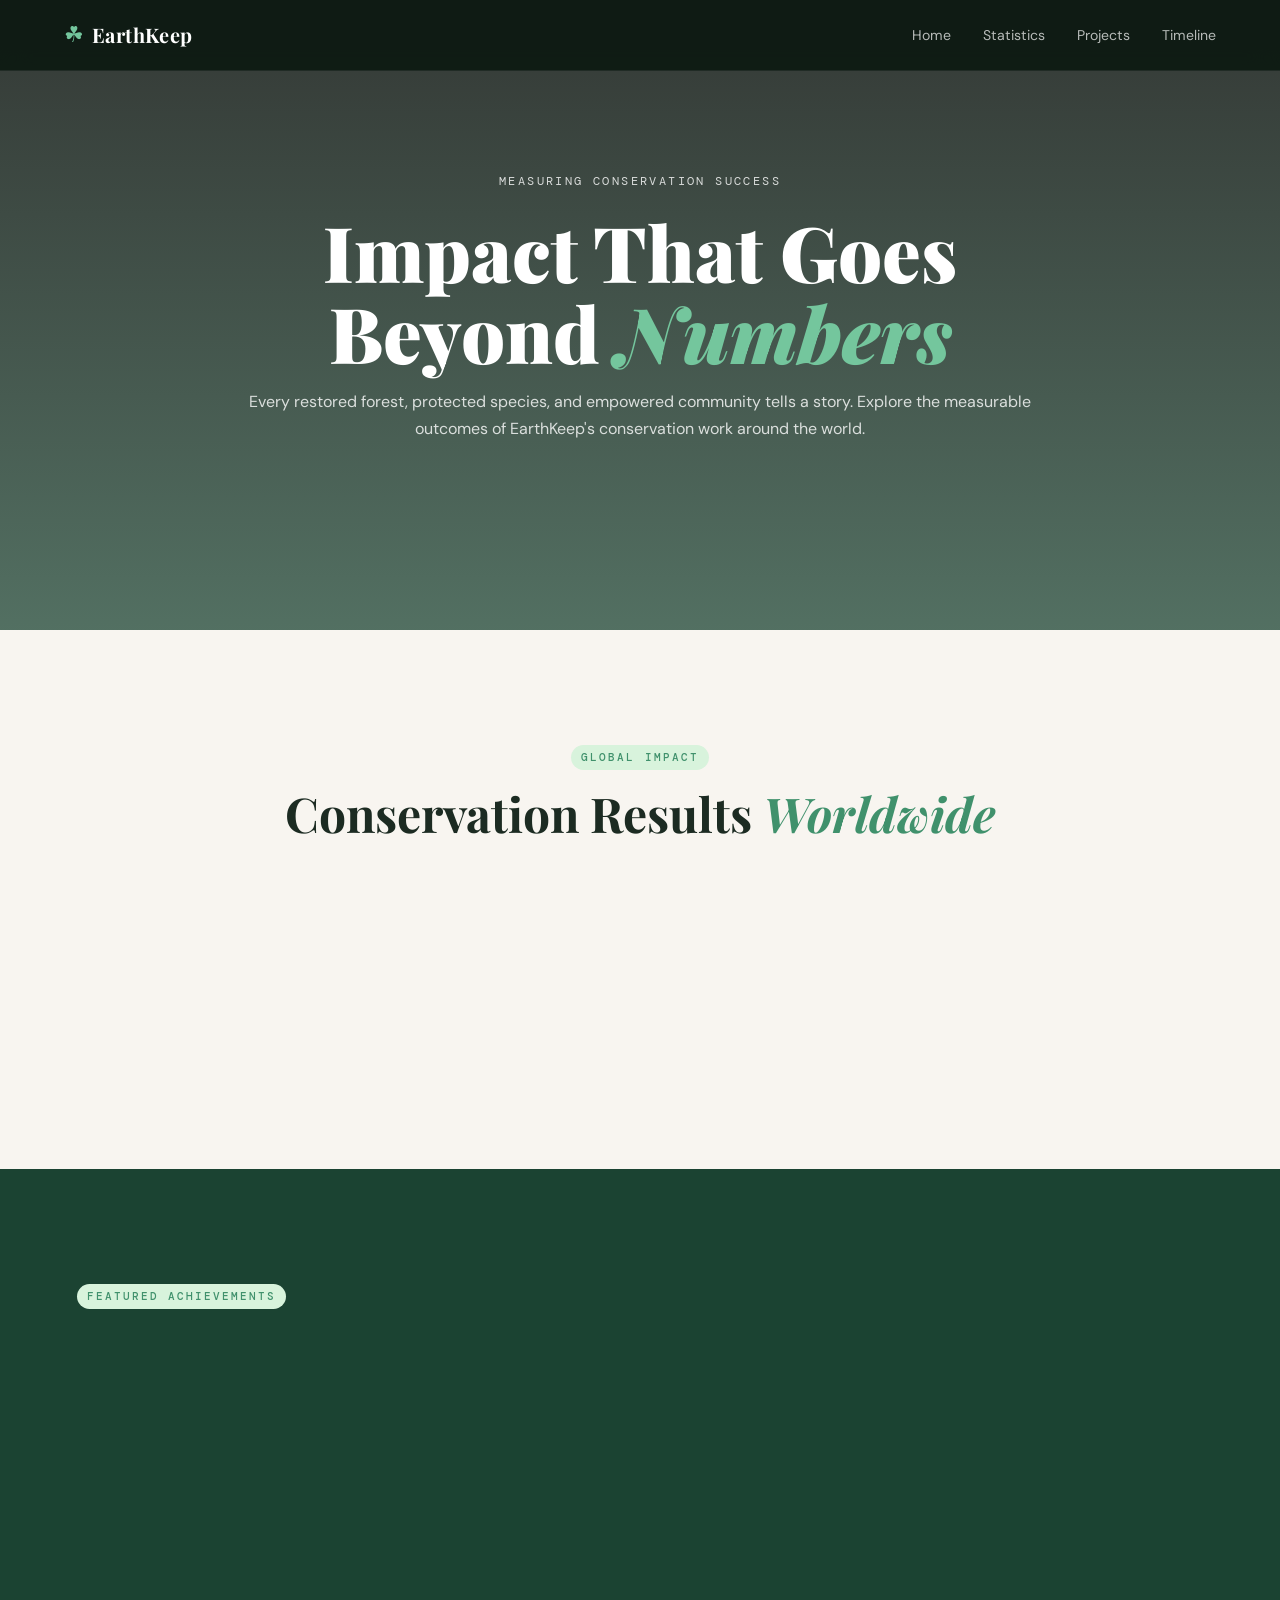
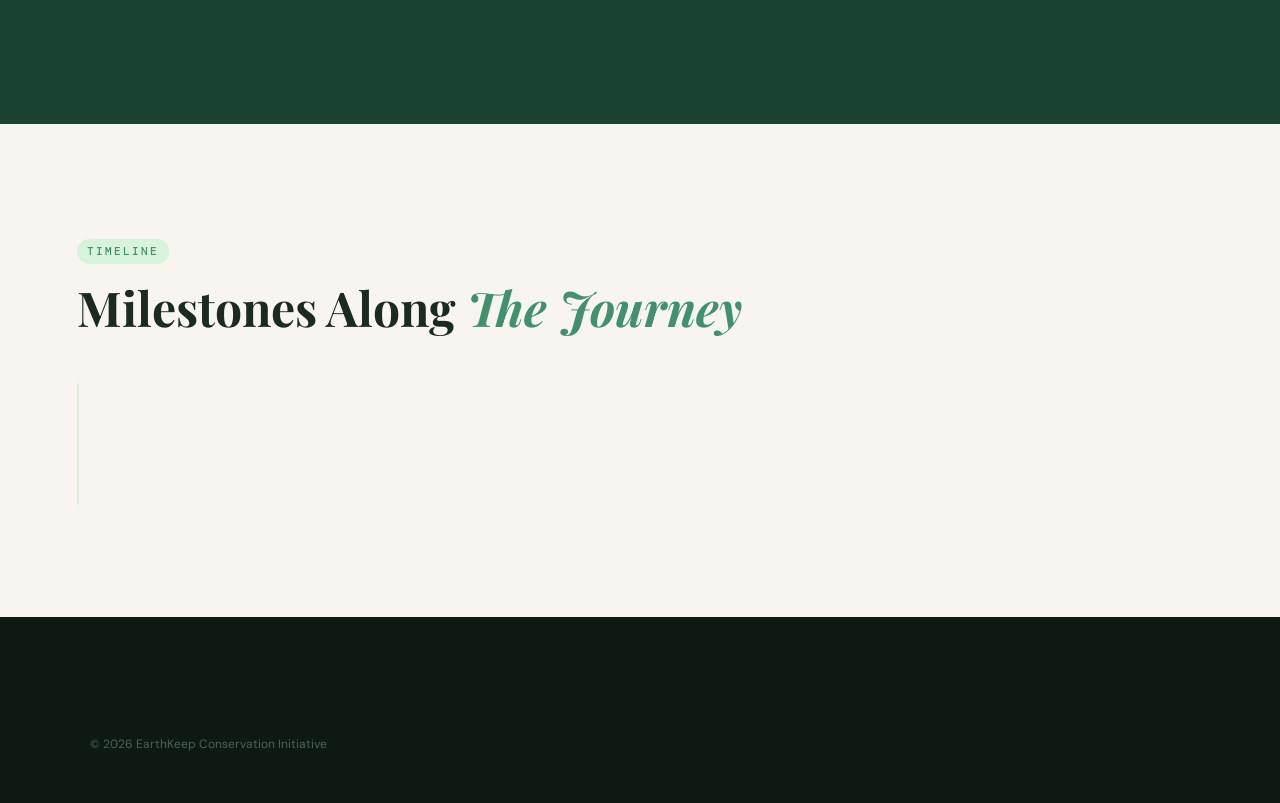
<file: team.html>
<!DOCTYPE html>
<html lang="en">
<head>
  <meta charset="UTF-8">
  <meta name="viewport" content="width=device-width, initial-scale=1.0">
  <title>EarthKeep | Team</title>

  <link rel="stylesheet" href="styles.css">
  <link href="https://fonts.googleapis.com/css2?family=Playfair+Display:wght@400;700;900&family=DM+Sans:wght@300;400;500&family=DM+Mono:wght@400;500&display=swap" rel="stylesheet">
</head>
<body>

<nav class="nav">
  <div class="nav-logo">
    <span class="logo-leaf">&#9752;</span>
    <span class="logo-text">EarthKeep</span>
  </div>

  <ul class="nav-links">
    <li><a href="index.html">Home</a></li>
    <li><a href="#stats">Statistics</a></li>
    <li><a href="#projects">Projects</a></li>
    <li><a href="#timeline">Timeline</a></li>
  </ul>

  <button class="hamburger" onclick="toggleMenu()">☰</button>
</nav>

<section class="impact-hero">
  <div class="impact-hero-content">
    <p class="hero-eyebrow">Measuring Conservation Success</p>

    <h1>
      Impact That Goes Beyond
      <em>Numbers</em>
    </h1>

    <p>
      Every restored forest, protected species, and empowered
      community tells a story. Explore the measurable outcomes
      of EarthKeep's conservation work around the world.
    </p>
  </div>
</section>

<section class="impact-stats" id="stats">

  <div class="section-tag">Global Impact</div>

  <h2 class="section-title">
    Conservation Results
    <em>Worldwide</em>
  </h2>

  <div class="stats-grid">

    <div class="stat-card">
      <h3 class="counter" data-target="4200000">0</h3>
      <span>Hectares Protected</span>
    </div>

    <div class="stat-card">
      <h3 class="counter" data-target="620000">0</h3>
      <span>Trees Planted</span>
    </div>

    <div class="stat-card">
      <h3 class="counter" data-target="1800">0</h3>
      <span>Species Monitored</span>
    </div>

    <div class="stat-card">
      <h3 class="counter" data-target="38">0</h3>
      <span>Countries Active</span>
    </div>

  </div>

</section>

<section class="impact-projects" id="projects">

  <div class="section-tag">Featured Achievements</div>

  <div class="projects-grid">

    <article class="impact-card">
      <h3>Great Rift Restoration</h3>
      <p>
        Restored over 200,000 hectares of degraded savannah
        ecosystems while improving livelihoods for local communities.
      </p>
    </article>

    <article class="impact-card">
      <h3>Amazon Canopy Watch</h3>
      <p>
        Reduced illegal deforestation through satellite monitoring
        and rapid legal intervention strategies.
      </p>
    </article>

    <article class="impact-card">
      <h3>Coral Triangle Initiative</h3>
      <p>
        Protected marine biodiversity and restored coral reefs
        across six island nations.
      </p>
    </article>

  </div>

</section>

<section class="milestones" id="timeline">

  <div class="section-tag">Timeline</div>

  <h2 class="section-title">
    Milestones Along
    <em>The Journey</em>
  </h2>

  <div class="timeline-track">

    <div class="tl-item">
      <div class="tl-dot"></div>
      <div class="tl-year">2011</div>
      <div class="tl-desc">
        EarthKeep founded in Nairobi.
      </div>
    </div>

    <div class="tl-item">
      <div class="tl-dot"></div>
      <div class="tl-year">2017</div>
      <div class="tl-desc">
        Expanded operations to 20 countries.
      </div>
    </div>

    <div class="tl-item">
      <div class="tl-dot"></div>
      <div class="tl-year">2020</div>
      <div class="tl-desc">
        Achieved 1 million hectares protected.
      </div>
    </div>

    <div class="tl-item">
      <div class="tl-dot"></div>
      <div class="tl-year">2024</div>
      <div class="tl-desc">
        Partnered with 38 governments worldwide.
      </div>
    </div>

  </div>

</section>

<footer class="footer">
  <div class="footer-bottom">
    <p>© 2026 EarthKeep Conservation Initiative</p>
  </div>
</footer>

<script src="script.js"></script>

</body>
</html>
</file>
<file: styles.css>
/* ===== VARIABLES & RESET ===== */
:root {
  --green-deep: #1b4332;
  --green-mid: #2d6a4f;
  --green-bright: #40916c;
  --green-light: #74c69d;
  --green-pale: #d8f3dc;
  --amber: #e9c46a;
  --amber-dark: #f4a261;
  --teal: #4cc9f0;
  --cream: #f8f5f0;
  --dark: #111714;
  --text-main: #1c2b22;
  --text-muted: #4a6358;
  --white: #ffffff;
  --font-display: 'Playfair Display', Georgia, serif;
  --font-body: 'DM Sans', sans-serif;
  --font-mono: 'DM Mono', monospace;
  --radius: 16px;
  --shadow-sm: 0 2px 12px rgba(27,67,50,0.08);
  --shadow-lg: 0 20px 60px rgba(27,67,50,0.15);
  --transition: 0.4s cubic-bezier(0.4, 0, 0.2, 1);
}

*, *::before, *::after { box-sizing: border-box; margin: 0; padding: 0; }
html { scroll-behavior: smooth; font-size: 16px; }
body {
  font-family: var(--font-body);
  color: var(--text-main);
  background: var(--cream);
  line-height: 1.7;
  overflow-x: hidden;
}
img { max-width: 100%; display: block; }
a { text-decoration: none; color: inherit; }

/* ===== TYPOGRAPHY ===== */
.section-title {
  font-family: var(--font-display);
  font-size: clamp(2rem, 4vw, 3.2rem);
  font-weight: 700;
  line-height: 1.15;
  margin-bottom: 1.5rem;
}
.section-title em { font-style: italic; color: var(--green-bright); }
.section-title.light em { color: var(--green-light); }
.section-tag {
  font-family: var(--font-mono);
  font-size: 0.72rem;
  font-weight: 500;
  letter-spacing: 0.18em;
  text-transform: uppercase;
  color: var(--green-bright);
  background: var(--green-pale);
  display: inline-block;
  padding: 0.35em 0.9em;
  border-radius: 20px;
  margin-bottom: 1.2rem;
}
.section-tag.light {
  background: rgba(255,255,255,0.15);
  color: var(--green-pale);
}
p { margin-bottom: 1rem; color: var(--text-muted); }
.text-link {
  font-weight: 500;
  color: var(--green-bright);
  border-bottom: 1.5px solid var(--green-light);
  padding-bottom: 2px;
  transition: color var(--transition), border-color var(--transition);
}
.text-link:hover { color: var(--green-deep); border-color: var(--green-deep); }

/* ===== BUTTONS ===== */
.btn {
  display: inline-block;
  padding: 0.85rem 2rem;
  border-radius: 50px;
  font-family: var(--font-body);
  font-weight: 500;
  font-size: 0.95rem;
  letter-spacing: 0.02em;
  cursor: pointer;
  transition: all 0.3s ease;
  border: 2px solid transparent;
}
.btn.small { padding: 0.6rem 1.4rem; font-size: 0.88rem; }
.btn-primary {
  background: var(--green-bright);
  color: var(--white);
  border-color: var(--green-bright);
}
.btn-primary:hover { background: var(--green-deep); border-color: var(--green-deep); transform: translateY(-2px); box-shadow: 0 8px 24px rgba(64,145,108,0.35); }
.btn-ghost {
  background: transparent;
  color: var(--white);
  border-color: rgba(255,255,255,0.5);
}
.btn-ghost:hover { background: rgba(255,255,255,0.12); border-color: var(--white); }
.btn-outline {
  background: transparent;
  color: var(--green-bright);
  border-color: var(--green-bright);
}
.btn-outline:hover { background: var(--green-bright); color: var(--white); }

/* ===== NAV ===== */
.nav {
  position: fixed;
  top: 0; left: 0; right: 0;
  z-index: 100;
  display: flex;
  align-items: center;
  justify-content: space-between;
  padding: 1rem 4%;
  background: rgba(27,67,50,0.92);
  backdrop-filter: blur(12px);
  border-bottom: 1px solid rgba(255,255,255,0.07);
}
.nav-logo { display: flex; align-items: center; gap: 0.5rem; }
.logo-leaf { font-size: 1.5rem; color: var(--green-light); }
.logo-text {
  font-family: var(--font-display);
  font-size: 1.3rem;
  font-weight: 700;
  color: var(--white);
  letter-spacing: 0.02em;
}
.nav-links {
  list-style: none;
  display: flex;
  align-items: center;
  gap: 2rem;
}
.nav-links a {
  color: rgba(255,255,255,0.8);
  font-size: 0.9rem;
  font-weight: 400;
  transition: color 0.2s;
}
.nav-links a:hover { color: var(--green-light); }
.nav-cta {
  background: var(--green-bright) !important;
  color: var(--white) !important;
  padding: 0.45rem 1.2rem;
  border-radius: 50px;
}
.nav-cta:hover { background: var(--green-light) !important; color: var(--green-deep) !important; }
.hamburger { display: none; background: none; border: none; color: var(--white); font-size: 1.4rem; cursor: pointer; }

/* ===== HERO ===== */
.hero {
  position: relative;
  min-height: 100vh;
  display: flex;
  flex-direction: column;
  justify-content: center;
  align-items: flex-start;
  padding: 10rem 6% 6rem;
  background:
    linear-gradient(135deg, rgba(17,23,20,0.82) 0%, rgba(27,67,50,0.70) 60%, rgba(64,145,108,0.4) 100%),
    url('https://images.unsplash.com/photo-1448375240586-882707db888b?w=1600&q=80') center/cover no-repeat;
  overflow: hidden;
}
.hero-bg-overlay {
  position: absolute; inset: 0;
  background: radial-gradient(ellipse at 80% 40%, rgba(116,198,157,0.12), transparent 60%);
  pointer-events: none;
}
.noise-overlay {
  position: absolute; inset: 0;
  background-image: url("data:image/svg+xml,%3Csvg viewBox='0 0 256 256' xmlns='http://www.w3.org/2000/svg'%3E%3Cfilter id='noise'%3E%3CfeTurbulence type='fractalNoise' baseFrequency='0.9' numOctaves='4' stitchTiles='stitch'/%3E%3C/filter%3E%3Crect width='100%25' height='100%25' filter='url(%23noise)' opacity='0.04'/%3E%3C/svg%3E");
  opacity: 0.3; pointer-events: none;
}
.hero-content { position: relative; z-index: 2; max-width: 760px; }
.hero-eyebrow {
  font-family: var(--font-mono);
  font-size: 0.75rem;
  letter-spacing: 0.2em;
  text-transform: uppercase;
  color: var(--green-light);
  margin-bottom: 1.2rem;
}
.hero-title {
  font-family: var(--font-display);
  font-size: clamp(2.8rem, 6.5vw, 5.2rem);
  font-weight: 900;
  line-height: 1.05;
  color: var(--white);
  margin-bottom: 1.5rem;
  animation: heroFadeUp 0.9s ease both;
}
.hero-title em { font-style: italic; color: var(--green-light); }
.hero-sub {
  font-size: 1.1rem;
  color: rgba(255,255,255,0.8);
  max-width: 560px;
  margin-bottom: 2.5rem;
  line-height: 1.75;
  animation: heroFadeUp 0.9s 0.15s ease both;
}
.hero-actions {
  display: flex;
  gap: 1rem;
  flex-wrap: wrap;
  animation: heroFadeUp 0.9s 0.3s ease both;
}
@keyframes heroFadeUp {
  from { opacity: 0; transform: translateY(28px); }
  to { opacity: 1; transform: translateY(0); }
}
.hero-stats-bar {
  position: absolute;
  bottom: 0; left: 0; right: 0;
  display: flex;
  justify-content: center;
  align-items: center;
  gap: 0;
  background: rgba(17,23,20,0.88);
  backdrop-filter: blur(10px);
  border-top: 1px solid rgba(255,255,255,0.07);
  padding: 1.5rem 6%;
  animation: heroFadeUp 0.9s 0.5s ease both;
}
.stat { text-align: center; padding: 0 2.5rem; }
.stat-num {
  display: block;
  font-family: var(--font-display);
  font-size: 2rem;
  font-weight: 700;
  color: var(--green-light);
  line-height: 1;
}
.stat-label {
  font-size: 0.75rem;
  color: rgba(255,255,255,0.6);
  letter-spacing: 0.06em;
  text-transform: uppercase;
  margin-top: 0.3rem;
  display: block;
}
.stat-divider { width: 1px; height: 40px; background: rgba(255,255,255,0.12); }

/* ===== MISSION ===== */
.mission { padding: 8rem 6%; background: var(--cream); }
.mission-inner { max-width: 1200px; margin: 0 auto; }
.mission-split {
  display: grid;
  grid-template-columns: 1fr 1fr;
  gap: 5rem;
  align-items: start;
  margin-top: 2rem;
}
.mission-text h2 { margin-bottom: 1.5rem; }
.mission-text p { font-size: 1rem; line-height: 1.8; }
.mission-visual {
  display: grid;
  grid-template-columns: 1fr 1fr;
  gap: 1.2rem;
}
.eco-card {
  background: var(--white);
  border-radius: var(--radius);
  padding: 1.5rem;
  border: 1px solid rgba(27,67,50,0.08);
  box-shadow: var(--shadow-sm);
  transition: transform var(--transition), box-shadow var(--transition);
  opacity: 0;
  transform: translateY(20px);
}
.eco-card.visible { opacity: 1; transform: translateY(0); }
.eco-card:hover { transform: translateY(-6px); box-shadow: var(--shadow-lg); }
.eco-icon { font-size: 1.8rem; margin-bottom: 0.8rem; }
.eco-card h4 { font-family: var(--font-display); font-size: 1rem; margin-bottom: 0.5rem; color: var(--green-deep); }
.eco-card p { font-size: 0.85rem; margin-bottom: 0; }

/* ===== PROGRAMS ===== */
.programs {
  padding: 8rem 6%;
  background: linear-gradient(160deg, var(--green-deep) 0%, #0d2618 100%);
  position: relative;
  overflow: hidden;
}
.programs::before {
  content: '';
  position: absolute;
  top: -100px; right: -100px;
  width: 500px; height: 500px;
  background: radial-gradient(circle, rgba(64,145,108,0.15), transparent 70%);
  border-radius: 50%;
}
.programs-inner { max-width: 1200px; margin: 0 auto; position: relative; z-index: 1; }
.programs-inner .section-title { color: var(--white); }
.programs-grid {
  display: grid;
  grid-template-columns: repeat(4, 1fr);
  grid-template-rows: auto auto;
  gap: 1.2rem;
  margin-top: 3rem;
}
.program-card {
  background: rgba(255,255,255,0.05);
  border: 1px solid rgba(255,255,255,0.1);
  border-radius: var(--radius);
  padding: 1.8rem;
  color: var(--white);
  transition: background var(--transition), transform var(--transition);
  position: relative;
  opacity: 0;
  transform: translateY(20px);
}
.program-card.visible { opacity: 1; transform: translateY(0); }
.program-card:hover { background: rgba(255,255,255,0.09); transform: translateY(-4px); }
.program-card.large {
  grid-column: span 2;
  background: rgba(64,145,108,0.18);
  border-color: rgba(116,198,157,0.3);
}
.program-badge {
  font-family: var(--font-mono);
  font-size: 0.65rem;
  letter-spacing: 0.15em;
  text-transform: uppercase;
  color: var(--amber);
  background: rgba(233,196,106,0.15);
  display: inline-block;
  padding: 0.25em 0.7em;
  border-radius: 10px;
  margin-bottom: 0.8rem;
}
.program-card h3 { font-family: var(--font-display); font-size: 1.25rem; margin-bottom: 0.4rem; }
.program-meta { font-size: 0.75rem; color: var(--green-light); letter-spacing: 0.05em; margin-bottom: 0.8rem; }
.program-card p { font-size: 0.88rem; color: rgba(255,255,255,0.7); }
.program-tags { display: flex; flex-wrap: wrap; gap: 0.4rem; margin-top: 1rem; }
.program-tags span {
  font-size: 0.72rem;
  padding: 0.2em 0.7em;
  border-radius: 20px;
  background: rgba(116,198,157,0.15);
  color: var(--green-light);
  border: 1px solid rgba(116,198,157,0.25);
}

/* ===== IMPACT ===== */
.impact { padding: 8rem 6%; background: var(--cream); }
.impact-inner { max-width: 1200px; margin: 0 auto; }
.impact-grid {
  display: grid;
  grid-template-columns: repeat(3, 1fr);
  gap: 2.5rem;
  margin: 3rem 0 5rem;
}
.impact-item {
  text-align: center;
  opacity: 0; transform: translateY(20px);
  transition: all 0.5s ease;
}
.impact-item.visible { opacity: 1; transform: translateY(0); }
.impact-circle {
  width: 160px; height: 160px;
  border-radius: 50%;
  background: var(--green-pale);
  border: 4px solid var(--green-bright);
  display: flex; align-items: center; justify-content: center;
  margin: 0 auto 1.5rem;
  position: relative;
}
.impact-circle.amber { background: #fff8e7; border-color: var(--amber-dark); }
.impact-circle.teal { background: #e8f8ff; border-color: var(--teal); }
.impact-big {
  font-family: var(--font-display);
  font-size: 2rem;
  font-weight: 900;
  color: var(--green-deep);
}
.impact-circle.amber .impact-big { color: #b5451b; }
.impact-circle.teal .impact-big { color: #0077a8; }
.impact-item p { font-size: 0.9rem; line-height: 1.6; max-width: 220px; margin: 0 auto; }

/* Timeline */
.timeline { margin-top: 2rem; }
.timeline-title {
  font-family: var(--font-mono);
  font-size: 0.72rem;
  letter-spacing: 0.18em;
  text-transform: uppercase;
  color: var(--green-bright);
  margin-bottom: 2rem;
}
.timeline-track {
  display: flex;
  gap: 0;
  position: relative;
  padding-left: 2rem;
  border-left: 2px solid var(--green-pale);
}
.tl-item {
  position: relative;
  padding: 0 0 2.5rem 2.5rem;
  opacity: 0;
  transform: translateX(-12px);
  transition: all 0.5s ease;
}
.tl-item.visible { opacity: 1; transform: translateX(0); }
.tl-dot {
  position: absolute;
  left: -0.55rem;
  top: 0.3rem;
  width: 12px; height: 12px;
  border-radius: 50%;
  background: var(--green-bright);
  border: 2px solid var(--cream);
  box-shadow: 0 0 0 3px var(--green-pale);
}
.tl-year {
  font-family: var(--font-display);
  font-weight: 700;
  font-size: 1.1rem;
  color: var(--green-deep);
  margin-bottom: 0.35rem;
}
.tl-desc { font-size: 0.88rem; line-height: 1.65; }

/* ===== TEAM ===== */
.team {
  padding: 8rem 6%;
  background: linear-gradient(160deg, #0d2618 0%, var(--green-deep) 100%);
}
.team-inner { max-width: 1200px; margin: 0 auto; }
.team-inner .section-title { color: var(--white); }
.team-grid {
  display: grid;
  grid-template-columns: repeat(4, 1fr);
  gap: 1.5rem;
  margin-top: 3rem;
}
.team-card {
  background: rgba(255,255,255,0.05);
  border: 1px solid rgba(255,255,255,0.1);
  border-radius: var(--radius);
  padding: 2rem 1.5rem;
  text-align: center;
  color: var(--white);
  transition: background var(--transition), transform var(--transition);
  opacity: 0;
  transform: translateY(20px);
}
.team-card.visible { opacity: 1; transform: translateY(0); }
.team-card:hover { background: rgba(255,255,255,0.1); transform: translateY(-6px); }
.team-avatar {
  width: 64px; height: 64px;
  border-radius: 50%;
  display: flex; align-items: center; justify-content: center;
  font-family: var(--font-display);
  font-size: 1.2rem;
  font-weight: 700;
  color: var(--white);
  margin: 0 auto 1.2rem;
  border: 2px solid rgba(116,198,157,0.4);
}
.team-card h4 { font-family: var(--font-display); font-size: 1.05rem; margin-bottom: 0.3rem; }
.team-role { font-size: 0.75rem; color: var(--green-light); letter-spacing: 0.05em; margin-bottom: 0.8rem; }
.team-bio { font-size: 0.83rem; color: rgba(255,255,255,0.65); line-height: 1.6; margin-bottom: 0; }

/* ===== QUOTES ===== */
.quotes {
  padding: 6rem 6%;
  background: var(--green-pale);
}
.quotes-inner { max-width: 800px; margin: 0 auto; }
.featured-quote {
  font-family: var(--font-display);
  font-size: clamp(1.2rem, 2.5vw, 1.7rem);
  font-style: italic;
  line-height: 1.6;
  color: var(--green-deep);
  text-align: center;
  border: none;
}
.featured-quote cite {
  display: block;
  font-family: var(--font-mono);
  font-size: 0.75rem;
  font-style: normal;
  letter-spacing: 0.1em;
  color: var(--green-bright);
  margin-top: 1.5rem;
}

/* ===== JOIN ===== */
.join { padding: 8rem 6%; background: var(--white); }
.join-inner { max-width: 1100px; margin: 0 auto; text-align: center; }
.join-sub {
  max-width: 580px;
  margin: 0 auto 3rem;
  font-size: 1.05rem;
  line-height: 1.75;
}
.join-cards {
  display: grid;
  grid-template-columns: repeat(3, 1fr);
  gap: 1.5rem;
  margin-bottom: 3.5rem;
}
.join-option {
  background: var(--cream);
  border: 1px solid rgba(27,67,50,0.1);
  border-radius: var(--radius);
  padding: 2.5rem 2rem;
  transition: transform var(--transition), box-shadow var(--transition);
  opacity: 0;
  transform: translateY(20px);
}
.join-option.visible { opacity: 1; transform: translateY(0); }
.join-option:hover { transform: translateY(-6px); box-shadow: var(--shadow-lg); }
.join-option.highlight {
  background: var(--green-pale);
  border-color: var(--green-light);
}
.join-icon { font-size: 2.2rem; margin-bottom: 1rem; }
.join-option h4 { font-family: var(--font-display); font-size: 1.2rem; margin-bottom: 0.7rem; color: var(--green-deep); }
.join-option p { font-size: 0.9rem; line-height: 1.7; margin-bottom: 1.5rem; }

/* Newsletter */
.newsletter {
  background: var(--green-deep);
  border-radius: var(--radius);
  padding: 2.5rem;
  display: flex;
  align-items: center;
  justify-content: space-between;
  gap: 2rem;
  flex-wrap: wrap;
}
.newsletter-label {
  font-family: var(--font-display);
  font-size: 1.1rem;
  color: var(--white);
  margin-bottom: 0;
  font-style: italic;
}
.newsletter-form {
  display: flex;
  gap: 0.5rem;
  flex: 1;
  max-width: 420px;
}
.newsletter-form input {
  flex: 1;
  padding: 0.75rem 1.2rem;
  border-radius: 50px;
  border: none;
  outline: none;
  font-family: var(--font-body);
  font-size: 0.9rem;
  background: rgba(255,255,255,0.12);
  color: var(--white);
}
.newsletter-form input::placeholder { color: rgba(255,255,255,0.45); }
.newsletter-form button {
  padding: 0.75rem 1.5rem;
  border-radius: 50px;
  border: none;
  background: var(--green-light);
  color: var(--green-deep);
  font-family: var(--font-body);
  font-weight: 600;
  font-size: 0.88rem;
  cursor: pointer;
  transition: background 0.2s;
}
.newsletter-form button:hover { background: var(--amber); }

/* ===== FOOTER ===== */
.footer {
  background: var(--dark);
  color: rgba(255,255,255,0.65);
  padding: 5rem 6% 2rem;
}
.footer-inner {
  max-width: 1200px;
  margin: 0 auto;
  display: grid;
  grid-template-columns: 1.5fr repeat(4, 1fr);
  gap: 3rem;
  padding-bottom: 3rem;
  border-bottom: 1px solid rgba(255,255,255,0.08);
}
.footer-brand .logo-leaf { color: var(--green-light); }
.footer-brand .logo-text { color: var(--white); }
.footer-brand p { font-size: 0.85rem; margin-top: 0.8rem; line-height: 1.6; }
.footer-links { display: contents; }
.footer-col h5 {
  font-family: var(--font-display);
  font-size: 0.92rem;
  color: var(--white);
  margin-bottom: 1rem;
  font-weight: 600;
}
.footer-col a {
  display: block;
  font-size: 0.83rem;
  margin-bottom: 0.6rem;
  color: rgba(255,255,255,0.5);
  transition: color 0.2s;
}
.footer-col a:hover { color: var(--green-light); }
.footer-bottom {
  max-width: 1200px;
  margin: 0 auto;
  padding-top: 1.8rem;
  display: flex;
  justify-content: space-between;
  align-items: center;
  flex-wrap: wrap;
  gap: 1rem;
  font-size: 0.78rem;
  color: rgba(255,255,255,0.3);
}
.footer-socials a { color: rgba(255,255,255,0.4); transition: color 0.2s; }
.footer-socials a:hover { color: var(--green-light); }

/* ===== RESPONSIVE ===== */
@media (max-width: 1024px) {
  .mission-split { grid-template-columns: 1fr; gap: 3rem; }
  .programs-grid { grid-template-columns: 1fr 1fr; }
  .program-card.large { grid-column: span 2; }
  .team-grid { grid-template-columns: 1fr 1fr; }
  .footer-inner { grid-template-columns: 1fr 1fr; }
}

@media (max-width: 768px) {
  .nav-links { display: none; flex-direction: column; position: absolute; top: 100%; left: 0; right: 0; background: var(--green-deep); padding: 1.5rem; gap: 1rem; }
  .nav-links.open { display: flex; }
  .hamburger { display: block; }
  .hero { padding: 8rem 5% 5rem; }
  .hero-stats-bar { flex-wrap: wrap; gap: 1rem; padding: 1.5rem; }
  .stat { padding: 0 1rem; }
  .stat-divider { display: none; }
  .programs-grid { grid-template-columns: 1fr; }
  .program-card.large { grid-column: span 1; }
  .impact-grid { grid-template-columns: 1fr; }
  .team-grid { grid-template-columns: 1fr 1fr; }
  .join-cards { grid-template-columns: 1fr; }
  .footer-inner { grid-template-columns: 1fr 1fr; }
  .newsletter { flex-direction: column; text-align: center; }
  .newsletter-form { max-width: 100%; }
}

@media (max-width: 480px) {
  .mission-visual { grid-template-columns: 1fr; }
  .team-grid { grid-template-columns: 1fr; }
  .footer-inner { grid-template-columns: 1fr; }
  .hero-actions { flex-direction: column; }
  .footer-bottom { flex-direction: column; text-align: center; }
}

/* ===== TRANSITION DELAYS ===== */
.eco-card:nth-child(2) { transition-delay: 0.1s; }
.eco-card:nth-child(3) { transition-delay: 0.2s; }
.eco-card:nth-child(4) { transition-delay: 0.3s; }
.program-card:nth-child(2) { transition-delay: 0.1s; }
.program-card:nth-child(3) { transition-delay: 0.2s; }
.program-card:nth-child(4) { transition-delay: 0.3s; }
.program-card:nth-child(5) { transition-delay: 0.4s; }
.team-card:nth-child(2) { transition-delay: 0.1s; }
.team-card:nth-child(3) { transition-delay: 0.2s; }
.team-card:nth-child(4) { transition-delay: 0.3s; }
.join-option:nth-child(2) { transition-delay: 0.1s; }
.join-option:nth-child(3) { transition-delay: 0.2s; }
.tl-item:nth-child(2) { transition-delay: 0.1s; }
.tl-item:nth-child(3) { transition-delay: 0.2s; }
.tl-item:nth-child(4) { transition-delay: 0.3s; }
.tl-item:nth-child(5) { transition-delay: 0.4s; }



/* Impact Page */
/* ===== VARIABLES ===== */
:root {
  --green-deep: #1b4332;
  --green-mid: #2d6a4f;
  --green-bright: #40916c;
  --green-light: #74c69d;
  --green-pale: #d8f3dc;
  --amber: #e9c46a;
  --amber-dark: #f4a261;
  --teal: #4cc9f0;
  --cream: #f8f5f0;
  --dark: #0d1a12;
  --text-main: #1c2b22;
  --text-muted: #4a6358;
  --white: #ffffff;
  --font-display: 'Playfair Display', Georgia, serif;
  --font-body: 'DM Sans', sans-serif;
  --font-mono: 'DM Mono', monospace;
  --radius: 18px;
  --shadow: 0 12px 40px rgba(27,67,50,0.12);
  --shadow-lg: 0 24px 64px rgba(27,67,50,0.18);
  --ease: cubic-bezier(0.4, 0, 0.2, 1);
}

*, *::before, *::after { box-sizing: border-box; margin: 0; padding: 0; }
html { scroll-behavior: smooth; }
body {
  font-family: var(--font-body);
  color: var(--text-main);
  background: var(--cream);
  line-height: 1.7;
  overflow-x: hidden;
}
a { text-decoration: none; color: inherit; }

/* ===== TYPOGRAPHY ===== */
.section-title {
  font-family: var(--font-display);
  font-size: clamp(2rem, 4vw, 3rem);
  font-weight: 700;
  line-height: 1.15;
  margin-bottom: 1.5rem;
}
.section-title.light { color: var(--white); }
.section-title em { font-style: italic; color: var(--green-bright); }
.section-title.light em { color: var(--green-light); }
.section-tag {
  font-family: var(--font-mono);
  font-size: 0.7rem;
  font-weight: 500;
  letter-spacing: 0.18em;
  text-transform: uppercase;
  color: var(--green-bright);
  background: var(--green-pale);
  display: inline-block;
  padding: 0.3em 0.9em;
  border-radius: 20px;
  margin-bottom: 1rem;
}
.section-tag.light { background: rgba(255,255,255,0.12); color: var(--green-light); }

/* ===== BUTTONS ===== */
.btn {
  display: inline-block;
  padding: 0.85rem 2rem;
  border-radius: 50px;
  font-family: var(--font-body);
  font-weight: 500;
  font-size: 0.95rem;
  cursor: pointer;
  transition: all 0.3s var(--ease);
  border: 2px solid transparent;
}
.btn-primary { background: var(--green-bright); color: var(--white); border-color: var(--green-bright); }
.btn-primary:hover { background: var(--green-deep); border-color: var(--green-deep); transform: translateY(-2px); box-shadow: 0 8px 24px rgba(64,145,108,0.35); }
.btn-ghost { background: transparent; color: var(--white); border-color: rgba(255,255,255,0.5); }
.btn-ghost:hover { background: rgba(255,255,255,0.12); border-color: var(--white); }
.btn-outline { background: transparent; color: var(--green-bright); border-color: var(--green-bright); }
.btn-outline:hover { background: var(--green-bright); color: var(--white); }

/* ===== NAV ===== */
.nav {
  position: fixed; top: 0; left: 0; right: 0; z-index: 100;
  display: flex; align-items: center; justify-content: space-between;
  padding: 1rem 5%;
  background: rgba(13,26,18,0.92);
  backdrop-filter: blur(14px);
  border-bottom: 1px solid rgba(255,255,255,0.07);
}
.nav-logo { display: flex; align-items: center; gap: 0.5rem; }
.logo-leaf { font-size: 1.4rem; color: var(--green-light); }
.logo-text { font-family: var(--font-display); font-size: 1.25rem; font-weight: 700; color: var(--white); }
.nav-links { list-style: none; display: flex; align-items: center; gap: 2rem; }
.nav-links a { color: rgba(255,255,255,0.7); font-size: 0.88rem; transition: color 0.2s; }
.nav-links a:hover, .nav-links a.active { color: var(--green-light); }
.nav-cta { background: var(--green-bright) !important; color: var(--white) !important; padding: 0.4rem 1.1rem; border-radius: 50px; }
.nav-cta:hover { background: var(--green-light) !important; color: var(--green-deep) !important; }

/* ===== HERO ===== */
.impact-hero {
  position: relative;
  min-height: 100vh;
  display: flex;
  flex-direction: column;
  justify-content: center;
  align-items: center;
  text-align: center;
  padding: 9rem 5% 0;
  background: radial-gradient(ellipse at 30% 40%, #1b4332 0%, #0d1a12 60%, #0a1a0d 100%);
  overflow: hidden;
}
.hero-grain {
  position: absolute; inset: 0; pointer-events: none; z-index: 1;
  background-image: url("data:image/svg+xml,%3Csvg viewBox='0 0 200 200' xmlns='http://www.w3.org/2000/svg'%3E%3Cfilter id='n'%3E%3CfeTurbulence type='fractalNoise' baseFrequency='0.75' numOctaves='4' stitchTiles='stitch'/%3E%3C/filter%3E%3Crect width='100%25' height='100%25' filter='url(%23n)' opacity='0.05'/%3E%3C/svg%3E");
  opacity: 0.6;
}
.floating-orb {
  position: absolute; border-radius: 50%; pointer-events: none; z-index: 0;
  animation: floatOrb 8s ease-in-out infinite alternate;
}
.orb1 { width: 500px; height: 500px; background: radial-gradient(circle, rgba(64,145,108,0.18), transparent 70%); top: -100px; left: -150px; animation-delay: 0s; }
.orb2 { width: 350px; height: 350px; background: radial-gradient(circle, rgba(116,198,157,0.12), transparent 70%); top: 30%; right: -80px; animation-delay: 2s; }
.orb3 { width: 250px; height: 250px; background: radial-gradient(circle, rgba(233,196,106,0.1), transparent 70%); bottom: 10%; left: 30%; animation-delay: 4s; }
@keyframes floatOrb { from { transform: translate(0, 0) scale(1); } to { transform: translate(30px, -30px) scale(1.1); } }

.impact-hero-inner { position: relative; z-index: 2; max-width: 780px; padding-bottom: 4rem; }
.eyebrow {
  font-family: var(--font-mono);
  font-size: 0.72rem;
  letter-spacing: 0.2em;
  text-transform: uppercase;
  color: var(--green-light);
  margin-bottom: 1.5rem;
  animation: fadeUp 0.8s ease both;
}
.impact-hero h1 {
  font-family: var(--font-display);
  font-size: clamp(3rem, 7vw, 5.5rem);
  font-weight: 900;
  color: var(--white);
  line-height: 1.05;
  margin-bottom: 1.5rem;
  animation: fadeUp 0.8s 0.1s ease both;
}
.impact-hero h1 em { font-style: italic; color: var(--green-light); }
.hero-sub {
  font-size: 1.08rem;
  color: rgba(255,255,255,0.7);
  max-width: 580px;
  margin: 0 auto 2.5rem;
  line-height: 1.8;
  animation: fadeUp 0.8s 0.2s ease both;
}
@keyframes fadeUp { from { opacity: 0; transform: translateY(24px); } to { opacity: 1; transform: translateY(0); } }
.hero-scroll-hint { display: flex; flex-direction: column; align-items: center; gap: 0.6rem; animation: fadeUp 0.8s 0.4s ease both; }
.hero-scroll-hint span { font-size: 0.72rem; letter-spacing: 0.15em; text-transform: uppercase; color: rgba(255,255,255,0.4); }
.scroll-arrow {
  width: 20px; height: 20px;
  border-right: 2px solid rgba(255,255,255,0.3);
  border-bottom: 2px solid rgba(255,255,255,0.3);
  transform: rotate(45deg);
  animation: bounce 1.5s ease-in-out infinite;
}
@keyframes bounce { 0%,100% { transform: rotate(45deg) translate(0,0); opacity:0.4; } 50% { transform: rotate(45deg) translate(3px,3px); opacity:1; } }

/* TICKER */
.hero-ticker {
  position: absolute; bottom: 0; left: 0; right: 0;
  background: rgba(255,255,255,0.05);
  border-top: 1px solid rgba(255,255,255,0.08);
  overflow: hidden;
  padding: 0.85rem 0;
  z-index: 2;
}
.ticker-track {
  display: flex; white-space: nowrap;
  animation: ticker 30s linear infinite;
  font-family: var(--font-mono);
  font-size: 0.72rem;
  letter-spacing: 0.1em;
  color: var(--green-light);
}
.ticker-track span { padding: 0 1rem; }
@keyframes ticker { from { transform: translateX(0); } to { transform: translateX(-50%); } }

/* ===== KPI STRIP ===== */
.kpi-strip { padding: 5rem 5%; background: var(--cream); }
.kpi-inner {
  max-width: 1200px; margin: 0 auto;
  display: grid;
  grid-template-columns: repeat(6, 1fr);
  gap: 1.2rem;
}
.kpi-card {
  background: var(--white);
  border: 1px solid rgba(27,67,50,0.08);
  border-radius: var(--radius);
  padding: 1.8rem 1.2rem;
  text-align: center;
  box-shadow: var(--shadow);
  transition: transform 0.3s var(--ease), box-shadow 0.3s var(--ease);
  opacity: 0; transform: translateY(20px);
}
.kpi-card.visible { opacity: 1; transform: translateY(0); }
.kpi-card:hover { transform: translateY(-6px); box-shadow: var(--shadow-lg); }
.kpi-icon { font-size: 1.8rem; margin-bottom: 0.8rem; }
.kpi-number {
  font-family: var(--font-display);
  font-size: 1.6rem;
  font-weight: 900;
  color: var(--green-deep);
  margin-bottom: 0.3rem;
}
.kpi-label { font-size: 0.72rem; color: var(--text-muted); letter-spacing: 0.05em; margin-bottom: 1rem; text-transform: uppercase; }
.kpi-bar { height: 4px; background: var(--green-pale); border-radius: 4px; overflow: hidden; }
.kpi-fill {
  height: 100%;
  width: 0%;
  background: linear-gradient(90deg, var(--green-bright), var(--green-light));
  border-radius: 4px;
  transition: width 1.4s 0.3s var(--ease);
}
.kpi-card.visible .kpi-fill { width: var(--pct); }

/* ===== RESULTS SECTION ===== */
.results-section { padding: 6rem 5%; background: var(--white); }
.results-inner { max-width: 1200px; margin: 0 auto; }
.results-header {
  display: flex; align-items: flex-end;
  justify-content: space-between; flex-wrap: wrap;
  gap: 2rem; margin-bottom: 3rem;
}
.filter-label { font-size: 0.78rem; color: var(--text-muted); margin-bottom: 0.6rem; display: block; }
.filter-btns { display: flex; gap: 0.5rem; flex-wrap: wrap; }
.filter-btn {
  padding: 0.4rem 1rem;
  border-radius: 50px;
  border: 1.5px solid rgba(27,67,50,0.15);
  background: transparent;
  font-family: var(--font-body);
  font-size: 0.82rem;
  color: var(--text-muted);
  cursor: pointer;
  transition: all 0.2s;
}
.filter-btn:hover, .filter-btn.active {
  background: var(--green-bright);
  border-color: var(--green-bright);
  color: var(--white);
}
.results-grid {
  display: grid;
  grid-template-columns: repeat(3, 1fr);
  gap: 1.5rem;
}
.result-card {
  background: var(--cream);
  border-radius: var(--radius);
  padding: 1.8rem;
  border: 1px solid rgba(27,67,50,0.08);
  transition: transform 0.3s var(--ease), box-shadow 0.3s var(--ease), opacity 0.35s ease;
}
.result-card:hover { transform: translateY(-5px); box-shadow: var(--shadow-lg); }
.result-card.hidden { display: none; }
.result-card-top { display: flex; justify-content: space-between; align-items: flex-start; margin-bottom: 1rem; }
.result-region {
  font-family: var(--font-mono);
  font-size: 0.65rem;
  letter-spacing: 0.12em;
  text-transform: uppercase;
  color: var(--green-bright);
  background: var(--green-pale);
  padding: 0.2em 0.7em;
  border-radius: 10px;
}
.result-year { font-size: 0.8rem; color: var(--text-muted); }
.result-card h4 { font-family: var(--font-display); font-size: 1.05rem; margin-bottom: 0.5rem; color: var(--green-deep); }
.result-card p { font-size: 0.85rem; color: var(--text-muted); line-height: 1.6; margin-bottom: 1rem; }
.result-stat { font-family: var(--font-display); font-size: 1.4rem; font-weight: 700; color: var(--green-bright); }
.result-stat-label { font-size: 0.72rem; color: var(--text-muted); }

/* ===== CHARTS ===== */
.charts-section { padding: 7rem 5%; background: var(--cream); }
.charts-inner { max-width: 1100px; margin: 0 auto; }
.charts-row {
  display: grid;
  grid-template-columns: repeat(3, 1fr);
  gap: 3rem;
  margin-top: 3rem;
}
.chart-wrap { text-align: center; position: relative; }
.chart-wrap h4 { font-family: var(--font-display); font-size: 1.1rem; margin: 1.2rem 0 1rem; color: var(--green-deep); }
.donut { width: 180px; height: 180px; transform: rotate(-90deg); display: block; margin: 0 auto; }
.donut-bg { fill: none; stroke: var(--green-pale); stroke-width: 12; }
.donut-seg {
  fill: none;
  stroke-width: 12;
  stroke-linecap: round;
  stroke-dasharray: 0 314;
  transition: stroke-dasharray 1.5s var(--ease);
}
.seg1 { stroke: var(--green-bright); }
.seg2 { stroke: var(--green-light); }
.seg3 { stroke: var(--amber); }
.seg4 { stroke: var(--amber-dark); }
.seg5 { stroke: var(--green-deep); }
.seg6 { stroke: var(--teal); }
.seg7 { stroke: var(--green-light); }
.seg8 { stroke: var(--green-bright); }
.seg9 { stroke: var(--amber); }
.donut-center {
  position: absolute;
  top: 50%; left: 50%;
  transform: translate(-50%, -57%);
  font-family: var(--font-display);
  font-size: 1.6rem;
  font-weight: 900;
  color: var(--green-deep);
}
.legend { text-align: left; display: inline-flex; flex-direction: column; gap: 0.4rem; margin-top: 0.5rem; }
.legend-item { display: flex; align-items: center; gap: 0.5rem; font-size: 0.78rem; color: var(--text-muted); }
.dot { width: 10px; height: 10px; border-radius: 50%; flex-shrink: 0; }
.d1 { background: var(--green-bright); }
.d2 { background: var(--green-light); }
.d3 { background: var(--amber); }
.d4 { background: var(--amber-dark); }
.d5 { background: var(--green-deep); }
.d6 { background: var(--teal); }
.d7 { background: var(--green-light); }
.d8 { background: var(--green-bright); }
.d9 { background: var(--amber); }

/* ===== TIMELINE ===== */
.timeline-section {
  padding: 8rem 5%;
  background: linear-gradient(160deg, var(--dark) 0%, var(--green-deep) 100%);
  position: relative; overflow: hidden;
}
.timeline-inner { max-width: 960px; margin: 0 auto; }
.tl-wrapper { position: relative; margin-top: 4rem; }
.tl-spine {
  position: absolute;
  left: 50%; top: 0; bottom: 0;
  width: 2px;
  background: linear-gradient(to bottom, transparent, rgba(116,198,157,0.5), transparent);
  transform: translateX(-50%);
}
.tl-events { display: flex; flex-direction: column; gap: 2.5rem; }
.tl-event { width: 46%; position: relative; }
.tl-event.left { align-self: flex-start; margin-right: auto; text-align: right; }
.tl-event.right { align-self: flex-end; margin-left: auto; text-align: left; }
.tl-bubble {
  background: rgba(255,255,255,0.06);
  border: 1px solid rgba(255,255,255,0.1);
  border-radius: var(--radius);
  padding: 1.8rem;
  color: var(--white);
  transition: background 0.3s;
  opacity: 0;
  transform: translateY(20px);
  transition: opacity 0.5s ease, transform 0.5s ease, background 0.3s;
}
.tl-bubble:hover { background: rgba(255,255,255,0.1); }
.tl-bubble.reveal-done { opacity: 1; transform: translateY(0); }
.tl-bubble-current { border-color: rgba(116,198,157,0.4); background: rgba(64,145,108,0.15); }
.tl-year-badge {
  font-family: var(--font-mono);
  font-size: 0.7rem;
  letter-spacing: 0.1em;
  color: var(--green-light);
  background: rgba(116,198,157,0.15);
  display: inline-block;
  padding: 0.2em 0.7em;
  border-radius: 10px;
  margin-bottom: 0.7rem;
}
.tl-year-badge.current { background: rgba(116,198,157,0.3); color: #fff; }
.tl-bubble h4 { font-family: var(--font-display); font-size: 1.05rem; margin-bottom: 0.5rem; }
.tl-bubble p { font-size: 0.85rem; color: rgba(255,255,255,0.65); line-height: 1.65; margin-bottom: 0.8rem; }
.tl-chip {
  font-size: 0.72rem;
  background: rgba(255,255,255,0.08);
  border-radius: 20px;
  padding: 0.2em 0.7em;
  display: inline-block;
  color: rgba(255,255,255,0.6);
}

/* ===== TESTIMONIALS ===== */
.testimonials-section { padding: 7rem 5%; background: var(--white); }
.testimonials-inner { max-width: 880px; margin: 0 auto; }
.carousel-wrap { margin-top: 3rem; }
.carousel { position: relative; min-height: 260px; }
.testimonial-card {
  display: none;
  background: var(--cream);
  border-radius: var(--radius);
  padding: 3rem;
  border: 1px solid rgba(27,67,50,0.08);
  position: relative;
  animation: cardIn 0.5s var(--ease) both;
}
.testimonial-card.active { display: block; }
@keyframes cardIn { from { opacity: 0; transform: translateX(20px); } to { opacity: 1; transform: translateX(0); } }
.quote-mark {
  font-family: var(--font-display);
  font-size: 5rem;
  line-height: 1;
  color: var(--green-pale);
  position: absolute;
  top: 1rem; left: 2rem;
  font-style: italic;
}
.testimonial-card p {
  font-family: var(--font-display);
  font-style: italic;
  font-size: 1.1rem;
  line-height: 1.7;
  color: var(--text-main);
  position: relative;
  z-index: 1;
  margin-bottom: 1.8rem;
}
.testimonial-author { display: flex; align-items: center; gap: 1rem; }
.author-avatar {
  width: 48px; height: 48px;
  border-radius: 50%;
  display: flex; align-items: center; justify-content: center;
  font-family: var(--font-display);
  font-weight: 700;
  color: var(--white);
  font-size: 0.9rem;
  flex-shrink: 0;
}
.testimonial-author strong { display: block; font-size: 0.9rem; color: var(--green-deep); }
.testimonial-author span { font-size: 0.78rem; color: var(--text-muted); }
.carousel-controls { display: flex; align-items: center; justify-content: center; gap: 1.5rem; margin-top: 2rem; }
.carousel-btn {
  width: 44px; height: 44px;
  border-radius: 50%;
  border: 1.5px solid rgba(27,67,50,0.2);
  background: transparent;
  cursor: pointer;
  font-size: 1rem;
  color: var(--green-deep);
  transition: all 0.2s;
  display: flex; align-items: center; justify-content: center;
}
.carousel-btn:hover { background: var(--green-bright); border-color: var(--green-bright); color: var(--white); }
.carousel-dots { display: flex; gap: 0.5rem; }
.carousel-dot {
  width: 8px; height: 8px;
  border-radius: 50%;
  background: var(--green-pale);
  cursor: pointer;
  transition: all 0.2s;
  border: none;
}
.carousel-dot.active { background: var(--green-bright); transform: scale(1.3); }

/* ===== SPECIES ===== */
.species-section {
  padding: 7rem 5%;
  background: linear-gradient(135deg, var(--green-deep) 0%, #0d2618 100%);
}
.species-inner { max-width: 1200px; margin: 0 auto; }
.species-grid {
  display: grid;
  grid-template-columns: repeat(4, 1fr);
  gap: 1.2rem;
  margin-top: 3rem;
}
.species-card {
  background: rgba(255,255,255,0.05);
  border: 1px solid rgba(255,255,255,0.1);
  border-radius: var(--radius);
  padding: 1.8rem 1.4rem;
  text-align: center;
  color: var(--white);
  transition: transform 0.3s var(--ease), background 0.3s;
  opacity: 0; transform: translateY(16px);
}
.species-card.visible { opacity: 1; transform: translateY(0); }
.species-card:hover { transform: translateY(-6px); background: rgba(255,255,255,0.1); }
.species-emoji { font-size: 2.8rem; margin-bottom: 0.8rem; display: block; }
.species-card h4 { font-family: var(--font-display); font-size: 0.95rem; margin-bottom: 0.3rem; }
.species-name { font-style: italic; font-size: 0.75rem; color: var(--green-light); display: block; margin-bottom: 0.7rem; }
.species-status {
  font-family: var(--font-mono);
  font-size: 0.65rem;
  letter-spacing: 0.1em;
  padding: 0.25em 0.7em;
  border-radius: 20px;
  display: inline-block;
  margin-bottom: 0.8rem;
}
.status-cr { background: rgba(244,162,97,0.2); color: #f4a261; }
.status-en { background: rgba(233,196,106,0.2); color: var(--amber); }
.status-vu { background: rgba(116,198,157,0.2); color: var(--green-light); }
.species-progress { height: 3px; background: rgba(255,255,255,0.1); border-radius: 3px; overflow: hidden; margin-top: 0.8rem; }
.species-progress-fill {
  height: 100%;
  background: linear-gradient(90deg, var(--green-bright), var(--green-light));
  border-radius: 3px;
  width: 0%;
  transition: width 1.4s 0.2s var(--ease);
}
.species-card.visible .species-progress-fill { width: var(--recovery); }
.species-recovery-label { font-size: 0.7rem; color: rgba(255,255,255,0.45); margin-top: 0.4rem; display: block; }

/* ===== CTA STRIP ===== */
.cta-strip {
  padding: 7rem 5%;
  background: radial-gradient(ellipse at center, var(--green-mid) 0%, var(--green-deep) 100%);
  text-align: center;
}
.cta-inner { max-width: 680px; margin: 0 auto; }
.cta-strip h2 {
  font-family: var(--font-display);
  font-size: clamp(2rem, 4vw, 2.8rem);
  font-weight: 700;
  color: var(--white);
  line-height: 1.2;
  margin-bottom: 1rem;
}
.cta-strip h2 em { font-style: italic; color: var(--green-light); }
.cta-strip p { color: rgba(255,255,255,0.7); font-size: 1rem; margin-bottom: 2.5rem; }
.cta-btns { display: flex; gap: 1rem; justify-content: center; flex-wrap: wrap; }

/* ===== FOOTER ===== */
.footer { background: var(--dark); color: rgba(255,255,255,0.55); padding: 4rem 5% 2rem; }
.footer-inner {
  max-width: 1100px; margin: 0 auto;
  display: grid;
  grid-template-columns: 1.5fr repeat(3, 1fr);
  gap: 3rem;
  padding-bottom: 3rem;
  border-bottom: 1px solid rgba(255,255,255,0.07);
}
.footer-brand p { font-size: 0.82rem; margin-top: 0.7rem; }
.footer-links { display: contents; }
.footer-col h5 { font-family: var(--font-display); font-size: 0.9rem; color: var(--white); margin-bottom: 1rem; }
.footer-col a { display: block; font-size: 0.8rem; margin-bottom: 0.5rem; color: rgba(255,255,255,0.45); transition: color 0.2s; }
.footer-col a:hover { color: var(--green-light); }
.footer-bottom { max-width: 1100px; margin: 1.5rem auto 0; font-size: 0.75rem; color: rgba(255,255,255,0.25); }

/* ===== SCROLL PROGRESS ===== */
#scrollBar {
  position: fixed; top: 0; left: 0; height: 3px;
  background: linear-gradient(90deg, var(--green-bright), var(--amber));
  z-index: 9999; width: 0%; transition: width 0.08s;
}

/* ===== RESPONSIVE ===== */
@media (max-width: 1024px) {
  .kpi-inner { grid-template-columns: repeat(3, 1fr); }
  .charts-row { grid-template-columns: 1fr 1fr; gap: 2rem; }
  .species-grid { grid-template-columns: repeat(2, 1fr); }
  .footer-inner { grid-template-columns: 1fr 1fr; }
}
@media (max-width: 768px) {
  .results-header { flex-direction: column; align-items: flex-start; }
  .results-grid { grid-template-columns: 1fr; }
  .kpi-inner { grid-template-columns: repeat(2, 1fr); }
  .tl-spine { left: 20px; }
  .tl-event, .tl-event.left, .tl-event.right { width: 90%; margin-left: 3rem; text-align: left; }
  .charts-row { grid-template-columns: 1fr; }
  .species-grid { grid-template-columns: 1fr 1fr; }
  .footer-inner { grid-template-columns: 1fr; }
}
@media (max-width: 480px) {
  .kpi-inner { grid-template-columns: 1fr 1fr; }
  .species-grid { grid-template-columns: 1fr; }
  .testimonial-card { padding: 2rem 1.5rem; }
}

/* team styling */
.impact-hero{
  min-height:70vh;
  display:flex;
  align-items:center;
  justify-content:center;
  text-align:center;
  padding:8rem 6%;
  background:
  linear-gradient(rgba(17,23,20,.85),
  rgba(27,67,50,.75)),
  url("https://images.unsplash.com/photo-1448375240586-882707db888b?w=1600&q=80")
  center/cover;
}

.impact-hero-content{
  max-width:800px;
}

.impact-hero h1{
  font-family:var(--font-display);
  font-size:clamp(3rem,6vw,5rem);
  color:white;
  margin-bottom:1rem;
}

.impact-hero h1 em{
  color:var(--green-light);
}

.impact-hero p{
  color:rgba(255,255,255,.8);
}

.impact-stats{
  padding:7rem 6%;
  text-align:center;
}

.stats-grid{
  margin-top:3rem;
  display:grid;
  grid-template-columns:repeat(auto-fit,minmax(220px,1fr));
  gap:1.5rem;
}

.stat-card{
  background:white;
  border-radius:var(--radius);
  padding:2rem;
  box-shadow:var(--shadow-sm);
  opacity:0;
  transform:translateY(20px);
  transition:.5s;
}

.stat-card.visible{
  opacity:1;
  transform:translateY(0);
}

.stat-card h3{
  font-family:var(--font-display);
  font-size:2.8rem;
  color:var(--green-bright);
}

.impact-projects{
  padding:7rem 6%;
  background:var(--green-deep);
}

.projects-grid{
  display:grid;
  grid-template-columns:repeat(auto-fit,minmax(300px,1fr));
  gap:1.5rem;
  margin-top:3rem;
}

.impact-card{
  background:rgba(255,255,255,.05);
  border:1px solid rgba(255,255,255,.1);
  color:white;
  border-radius:var(--radius);
  padding:2rem;
  opacity:0;
  transform:translateY(20px);
  transition:.5s;
}

.impact-card.visible{
  opacity:1;
  transform:translateY(0);
}

.impact-card h3{
  font-family:var(--font-display);
  margin-bottom:1rem;
}

.milestones{
  padding:7rem 6%;
}

.timeline-track{
  margin-top:3rem;
}
</file>
